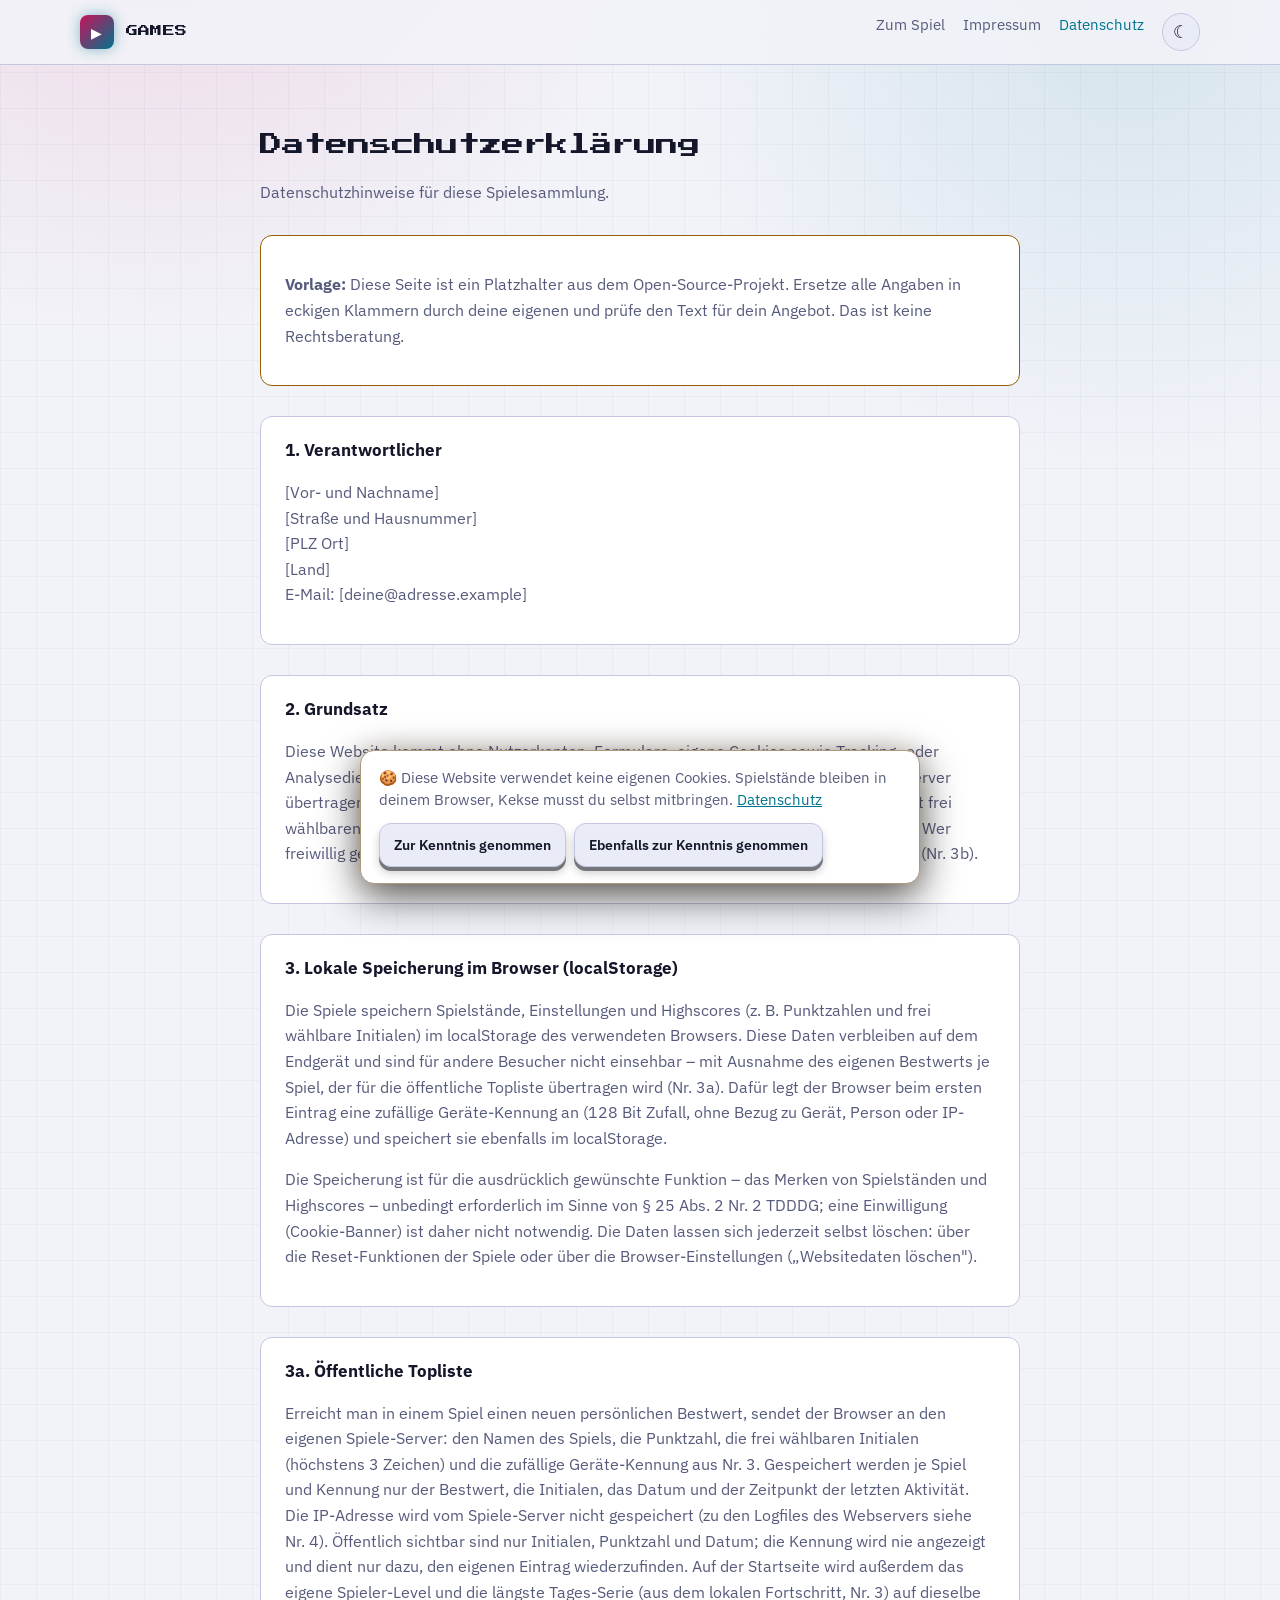
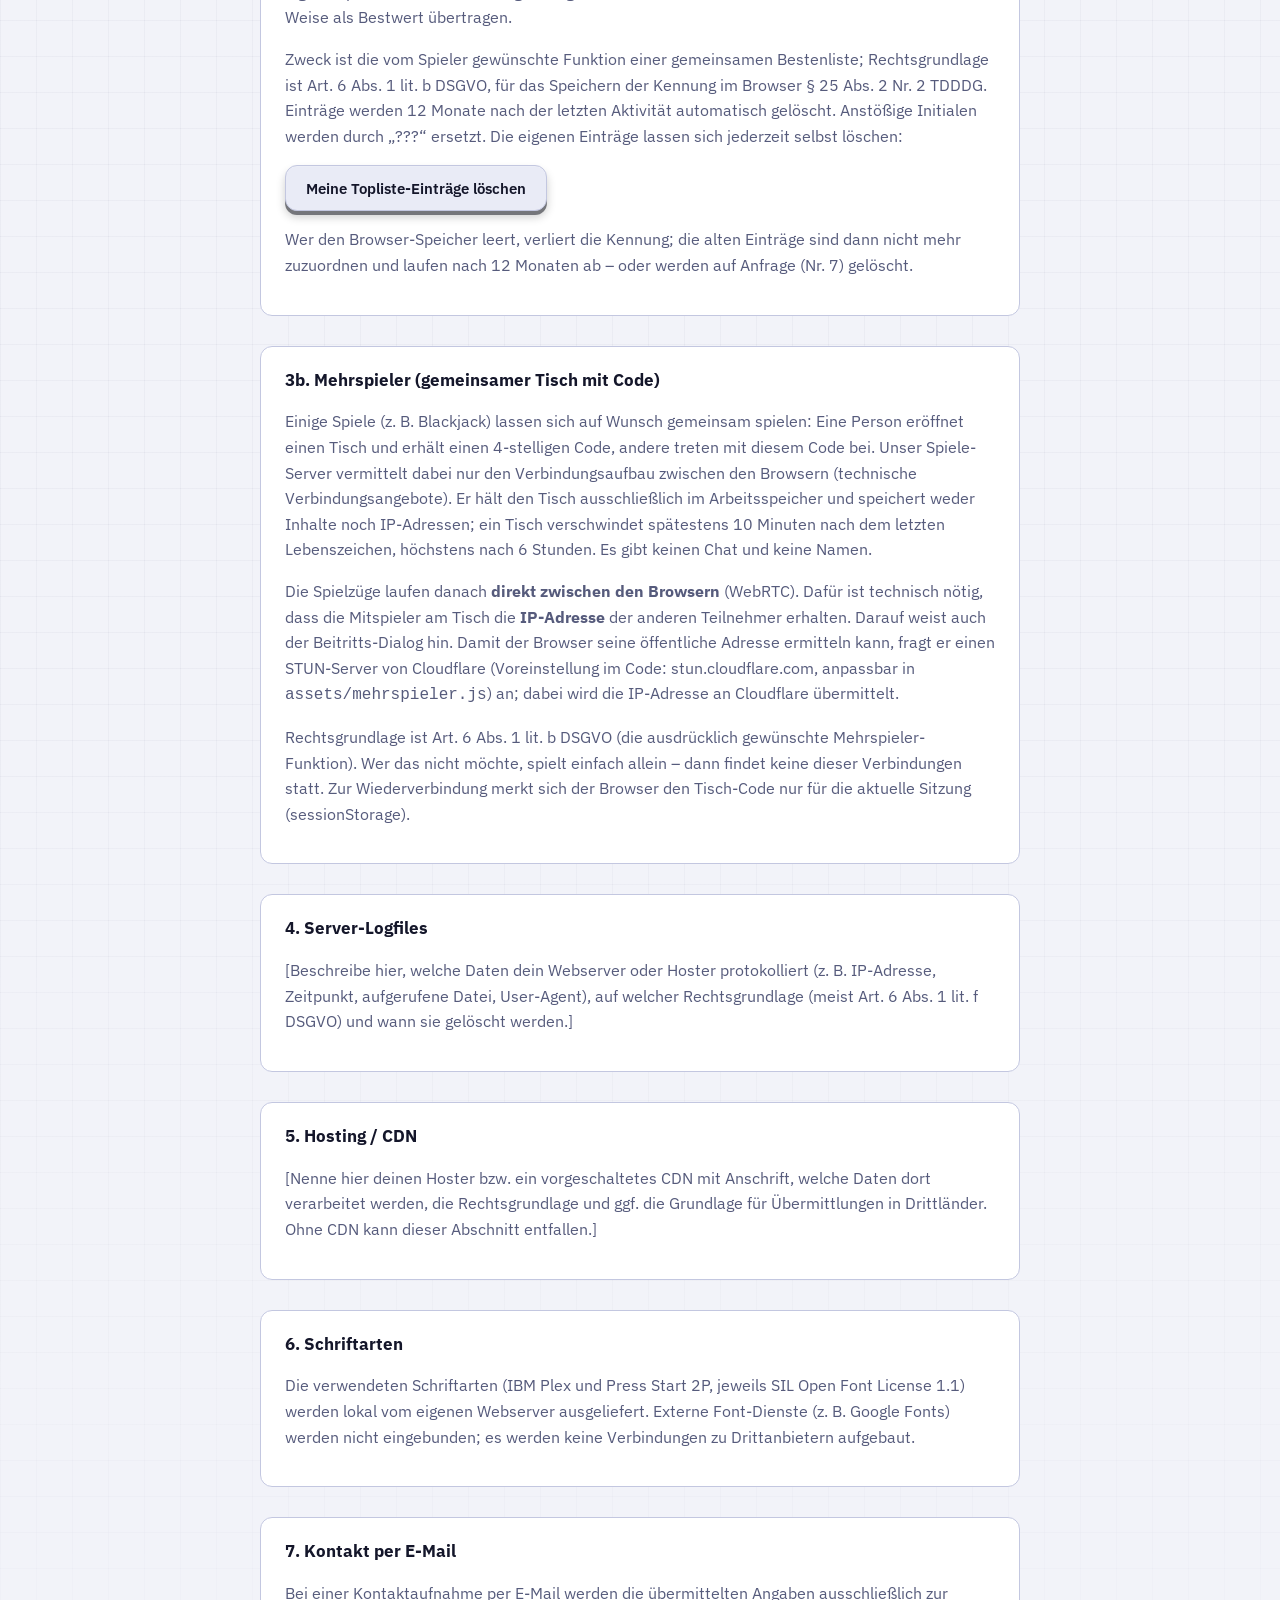
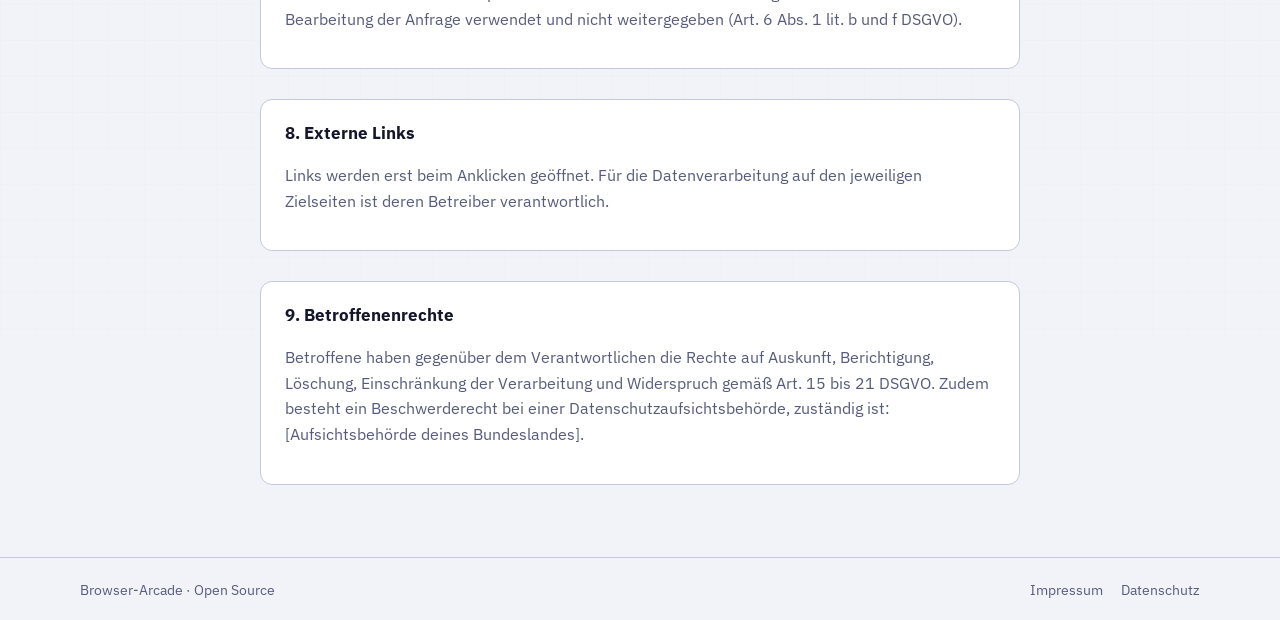
<file: datenschutz.html>
<!doctype html>
<html lang="de">
  <head>
    <meta charset="utf-8" />
    <meta name="viewport" content="width=device-width,initial-scale=1" />
    <meta name="theme-color" content="#07070f" media="(prefers-color-scheme: dark)" />
    <meta name="theme-color" content="#f2f3f9" media="(prefers-color-scheme: light)" />
    <link rel="icon" href="favicon.svg" type="image/svg+xml" />
    <script src="assets/thema.js?v=20261024"></script>
    <link rel="stylesheet" href="assets/style.css?v=20261024w" />
    <title>Datenschutz · Browser-Arcade</title>
    <meta property="og:type" content="website" />
    <meta property="og:title" content="Datenschutz · Browser-Arcade" />
    <meta property="og:description" content="Datenschutz (Vorlage)." />
    <meta property="og:locale" content="de_DE" />
  </head>
  <body>
    <div class="raster" aria-hidden="true"></div>
    <a class="skip-link" href="#main">Zum Inhalt springen</a>

    <header class="kopf">
      <nav class="container nav" aria-label="Hauptnavigation">
        <a class="marke" href="index.html"><span class="logo">▶</span>GAMES</a>
        <div class="nav-links">
          <a href="./">Zum Spiel</a>
          <a href="impressum.html">Impressum</a>
          <a href="datenschutz.html" aria-current="page">Datenschutz</a>
        </div>
      </nav>
    </header>

    <main id="main" class="container rechtlich">
      <h1>Datenschutzerklärung</h1>
      <p class="intro">Datenschutzhinweise für diese Spielesammlung.</p>
      <div class="rechts-block" style="border-color: var(--gold)">
        <p>
          <strong>Vorlage:</strong> Diese Seite ist ein Platzhalter aus dem Open-Source-Projekt.
          Ersetze alle Angaben in eckigen Klammern durch deine eigenen und prüfe den Text für dein
          Angebot. Das ist keine Rechtsberatung.
        </p>
      </div>

      <div class="rechts-block">
        <h2>1. Verantwortlicher</h2>
        <p>
          [Vor- und Nachname]<br />[Straße und Hausnummer]<br />[PLZ Ort]<br />[Land]<br />E-Mail:
          [deine@adresse.example]
        </p>
      </div>

      <div class="rechts-block">
        <h2>2. Grundsatz</h2>
        <p>
          Diese Website kommt ohne Nutzerkonten, Formulare, eigene Cookies sowie Tracking- oder
          Analysedienste aus. Spielstände und Einstellungen bleiben im Browser (Nr.&nbsp;3). An den
          Server übertragen wird nur der eigene Bestwert je Spiel für die öffentliche Topliste
          (Nr.&nbsp;3a) – mit frei wählbaren Initialen und einer zufälligen Geräte-Kennung, ohne
          IP-Adresse oder Namen. Wer freiwillig gemeinsam an einem Tisch spielt, nutzt zusätzlich
          die Mehrspieler-Vermittlung (Nr.&nbsp;3b).
        </p>
      </div>

      <div class="rechts-block">
        <h2>3. Lokale Speicherung im Browser (localStorage)</h2>
        <p>
          Die Spiele speichern Spielstände, Einstellungen und Highscores (z.&nbsp;B. Punktzahlen und
          frei wählbare Initialen) im localStorage des verwendeten Browsers. Diese Daten verbleiben
          auf dem Endgerät und sind für andere Besucher nicht einsehbar – mit Ausnahme des eigenen
          Bestwerts je Spiel, der für die öffentliche Topliste übertragen wird (Nr.&nbsp;3a). Dafür
          legt der Browser beim ersten Eintrag eine zufällige Geräte-Kennung an (128 Bit Zufall,
          ohne Bezug zu Gerät, Person oder IP-Adresse) und speichert sie ebenfalls im localStorage.
        </p>
        <p>
          Die Speicherung ist für die ausdrücklich gewünschte Funktion – das Merken von Spielständen
          und Highscores – unbedingt erforderlich im Sinne von § 25 Abs. 2 Nr. 2 TDDDG; eine
          Einwilligung (Cookie-Banner) ist daher nicht notwendig. Die Daten lassen sich jederzeit
          selbst löschen: über die Reset-Funktionen der Spiele oder über die Browser-Einstellungen
          („Websitedaten löschen").
        </p>
      </div>

      <div class="rechts-block" id="topliste">
        <h2>3a. Öffentliche Topliste</h2>
        <p>
          Erreicht man in einem Spiel einen neuen persönlichen Bestwert, sendet der Browser an den
          eigenen Spiele-Server: den Namen des Spiels, die Punktzahl, die frei wählbaren Initialen
          (höchstens 3 Zeichen) und die zufällige Geräte-Kennung aus Nr.&nbsp;3. Gespeichert werden
          je Spiel und Kennung nur der Bestwert, die Initialen, das Datum und der Zeitpunkt der
          letzten Aktivität. Die IP-Adresse wird vom Spiele-Server nicht gespeichert (zu den
          Logfiles des Webservers siehe Nr.&nbsp;4). Öffentlich sichtbar sind nur Initialen,
          Punktzahl und Datum; die Kennung wird nie angezeigt und dient nur dazu, den eigenen
          Eintrag wiederzufinden. Auf der Startseite wird außerdem das eigene Spieler-Level und die
          längste Tages-Serie (aus dem lokalen Fortschritt, Nr.&nbsp;3) auf dieselbe Weise als
          Bestwert übertragen.
        </p>
        <p>
          Zweck ist die vom Spieler gewünschte Funktion einer gemeinsamen Bestenliste;
          Rechtsgrundlage ist Art.&nbsp;6 Abs.&nbsp;1 lit.&nbsp;b DSGVO, für das Speichern der
          Kennung im Browser § 25 Abs. 2 Nr. 2 TDDDG. Einträge werden 12&nbsp;Monate nach der
          letzten Aktivität automatisch gelöscht. Anstößige Initialen werden durch „???“ ersetzt.
          Die eigenen Einträge lassen sich jederzeit selbst löschen:
        </p>
        <p class="loesch-zeile">
          <button type="button" class="knopf" data-topliste-loeschen="#loesch-meldung">
            Meine Topliste-Einträge löschen
          </button>
          <span id="loesch-meldung" role="status"></span>
        </p>
        <p>
          Wer den Browser-Speicher leert, verliert die Kennung; die alten Einträge sind dann nicht
          mehr zuzuordnen und laufen nach 12&nbsp;Monaten ab – oder werden auf Anfrage (Nr.&nbsp;7)
          gelöscht.
        </p>
      </div>

      <div class="rechts-block" id="mehrspieler">
        <h2>3b. Mehrspieler (gemeinsamer Tisch mit Code)</h2>
        <p>
          Einige Spiele (z.&nbsp;B. Blackjack) lassen sich auf Wunsch gemeinsam spielen: Eine Person
          eröffnet einen Tisch und erhält einen 4-stelligen Code, andere treten mit diesem Code bei.
          Unser Spiele-Server vermittelt dabei nur den Verbindungsaufbau zwischen den Browsern
          (technische Verbindungsangebote). Er hält den Tisch ausschließlich im Arbeitsspeicher und
          speichert weder Inhalte noch IP-Adressen; ein Tisch verschwindet spätestens
          10&nbsp;Minuten nach dem letzten Lebenszeichen, höchstens nach 6&nbsp;Stunden. Es gibt
          keinen Chat und keine Namen.
        </p>
        <p>
          Die Spielzüge laufen danach <strong>direkt zwischen den Browsern</strong> (WebRTC). Dafür
          ist technisch nötig, dass die Mitspieler am Tisch die <strong>IP-Adresse</strong> der
          anderen Teilnehmer erhalten. Darauf weist auch der Beitritts-Dialog hin. Damit der Browser
          seine öffentliche Adresse ermitteln kann, fragt er einen STUN-Server von Cloudflare
          (Voreinstellung im Code: stun.cloudflare.com, anpassbar in
          <code>assets/mehrspieler.js</code>) an; dabei wird die IP-Adresse an Cloudflare
          übermittelt.
        </p>
        <p>
          Rechtsgrundlage ist Art.&nbsp;6 Abs.&nbsp;1 lit.&nbsp;b DSGVO (die ausdrücklich gewünschte
          Mehrspieler-Funktion). Wer das nicht möchte, spielt einfach allein – dann findet keine
          dieser Verbindungen statt. Zur Wiederverbindung merkt sich der Browser den Tisch-Code nur
          für die aktuelle Sitzung (sessionStorage).
        </p>
      </div>

      <div class="rechts-block">
        <h2>4. Server-Logfiles</h2>
        <p>
          [Beschreibe hier, welche Daten dein Webserver oder Hoster protokolliert (z.&nbsp;B.
          IP-Adresse, Zeitpunkt, aufgerufene Datei, User-Agent), auf welcher Rechtsgrundlage (meist
          Art.&nbsp;6 Abs.&nbsp;1 lit.&nbsp;f DSGVO) und wann sie gelöscht werden.]
        </p>
      </div>

      <div class="rechts-block">
        <h2>5. Hosting / CDN</h2>
        <p>
          [Nenne hier deinen Hoster bzw. ein vorgeschaltetes CDN mit Anschrift, welche Daten dort
          verarbeitet werden, die Rechtsgrundlage und ggf. die Grundlage für Übermittlungen in
          Drittländer. Ohne CDN kann dieser Abschnitt entfallen.]
        </p>
      </div>

      <div class="rechts-block">
        <h2>6. Schriftarten</h2>
        <p>
          Die verwendeten Schriftarten (IBM Plex und Press Start 2P, jeweils SIL Open Font License
          1.1) werden lokal vom eigenen Webserver ausgeliefert. Externe Font-Dienste (z.&nbsp;B.
          Google Fonts) werden nicht eingebunden; es werden keine Verbindungen zu Drittanbietern
          aufgebaut.
        </p>
      </div>

      <div class="rechts-block">
        <h2>7. Kontakt per E-Mail</h2>
        <p>
          Bei einer Kontaktaufnahme per E-Mail werden die übermittelten Angaben ausschließlich zur
          Bearbeitung der Anfrage verwendet und nicht weitergegeben (Art. 6 Abs. 1 lit. b und f
          DSGVO).
        </p>
      </div>

      <div class="rechts-block">
        <h2>8. Externe Links</h2>
        <p>
          Links werden erst beim Anklicken geöffnet. Für die Datenverarbeitung auf den jeweiligen
          Zielseiten ist deren Betreiber verantwortlich.
        </p>
      </div>

      <div class="rechts-block">
        <h2>9. Betroffenenrechte</h2>
        <p>
          Betroffene haben gegenüber dem Verantwortlichen die Rechte auf Auskunft, Berichtigung,
          Löschung, Einschränkung der Verarbeitung und Widerspruch gemäß Art. 15 bis 21 DSGVO. Zudem
          besteht ein Beschwerderecht bei einer Datenschutzaufsichtsbehörde, zuständig ist:
          [Aufsichtsbehörde deines Bundeslandes].
        </p>
      </div>
    </main>

    <footer class="fuss">
      <div class="container fuss-in">
        <span>Browser-Arcade · Open Source</span>
        <nav aria-label="Rechtliches">
          <a href="impressum.html">Impressum</a>
          <a href="datenschutz.html">Datenschutz</a>
        </nav>
      </div>
    </footer>
    <script type="module" src="assets/keks.js"></script>
    <script type="module" src="assets/bestenliste.js?v=20261023"></script>
  </body>
</html>
</file>
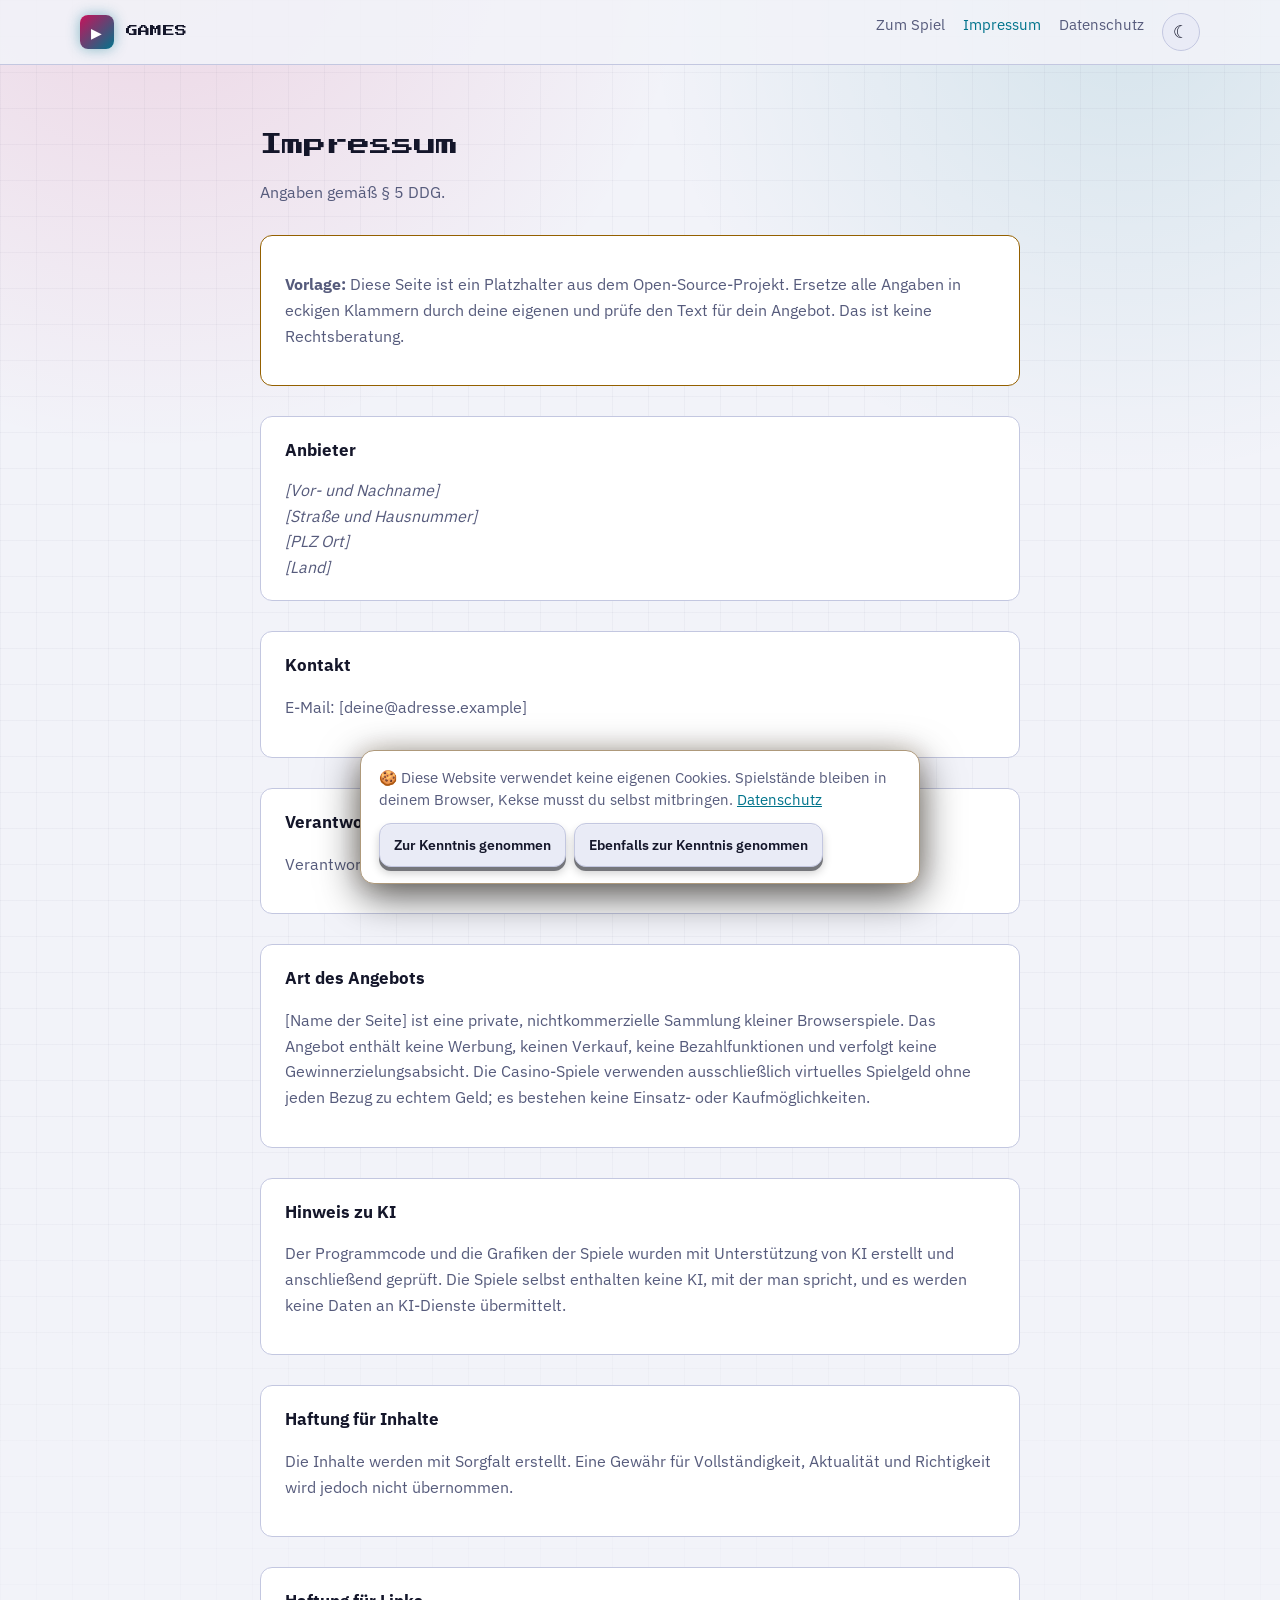
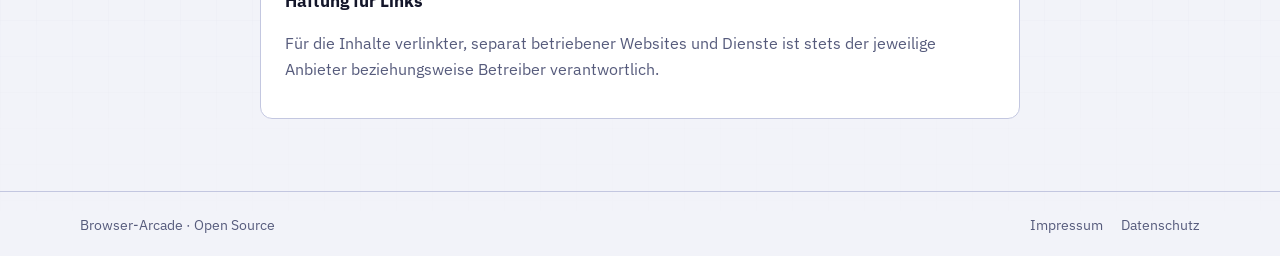
<file: impressum.html>
<!doctype html>
<html lang="de">
  <head>
    <meta charset="utf-8" />
    <meta name="viewport" content="width=device-width,initial-scale=1" />
    <meta name="theme-color" content="#07070f" media="(prefers-color-scheme: dark)" />
    <meta name="theme-color" content="#f2f3f9" media="(prefers-color-scheme: light)" />
    <link rel="icon" href="favicon.svg" type="image/svg+xml" />
    <script src="assets/thema.js?v=20261024"></script>
    <link rel="stylesheet" href="assets/style.css?v=20261024w" />
    <title>Impressum · Browser-Arcade</title>
    <meta property="og:type" content="website" />
    <meta property="og:title" content="Impressum · Browser-Arcade" />
    <meta property="og:description" content="Impressum (Vorlage)." />
    <meta property="og:locale" content="de_DE" />
  </head>
  <body>
    <div class="raster" aria-hidden="true"></div>
    <a class="skip-link" href="#main">Zum Inhalt springen</a>

    <header class="kopf">
      <nav class="container nav" aria-label="Hauptnavigation">
        <a class="marke" href="index.html"><span class="logo">▶</span>GAMES</a>
        <div class="nav-links">
          <a href="./">Zum Spiel</a>
          <a href="impressum.html" aria-current="page">Impressum</a>
          <a href="datenschutz.html">Datenschutz</a>
        </div>
      </nav>
    </header>

    <main id="main" class="container rechtlich">
      <h1>Impressum</h1>
      <p class="intro">Angaben gemäß § 5 DDG.</p>
      <div class="rechts-block" style="border-color: var(--gold)">
        <p>
          <strong>Vorlage:</strong> Diese Seite ist ein Platzhalter aus dem Open-Source-Projekt.
          Ersetze alle Angaben in eckigen Klammern durch deine eigenen und prüfe den Text für dein
          Angebot. Das ist keine Rechtsberatung.
        </p>
      </div>

      <div class="rechts-block">
        <h2>Anbieter</h2>
        <address>
          [Vor- und Nachname]<br />[Straße und Hausnummer]<br />[PLZ Ort]<br />[Land]
        </address>
      </div>

      <div class="rechts-block">
        <h2>Kontakt</h2>
        <p>E-Mail: [deine@adresse.example]</p>
      </div>

      <div class="rechts-block">
        <h2>Verantwortlich für Inhalte</h2>
        <p>Verantwortlich für den Inhalt nach § 18 Abs. 2 MStV: [Name], Anschrift wie oben.</p>
      </div>

      <div class="rechts-block">
        <h2>Art des Angebots</h2>
        <p>
          [Name der Seite] ist eine private, nichtkommerzielle Sammlung kleiner Browserspiele. Das
          Angebot enthält keine Werbung, keinen Verkauf, keine Bezahlfunktionen und verfolgt keine
          Gewinnerzielungsabsicht. Die Casino-Spiele verwenden ausschließlich virtuelles Spielgeld
          ohne jeden Bezug zu echtem Geld; es bestehen keine Einsatz- oder Kaufmöglichkeiten.
        </p>
      </div>

      <div class="rechts-block">
        <h2>Hinweis zu KI</h2>
        <p>
          Der Programmcode und die Grafiken der Spiele wurden mit Unterstützung von KI erstellt und
          anschließend geprüft. Die Spiele selbst enthalten keine KI, mit der man spricht, und es
          werden keine Daten an KI-Dienste übermittelt.
        </p>
      </div>

      <div class="rechts-block">
        <h2>Haftung für Inhalte</h2>
        <p>
          Die Inhalte werden mit Sorgfalt erstellt. Eine Gewähr für Vollständigkeit, Aktualität und
          Richtigkeit wird jedoch nicht übernommen.
        </p>
      </div>

      <div class="rechts-block">
        <h2>Haftung für Links</h2>
        <p>
          Für die Inhalte verlinkter, separat betriebener Websites und Dienste ist stets der
          jeweilige Anbieter beziehungsweise Betreiber verantwortlich.
        </p>
      </div>
    </main>

    <footer class="fuss">
      <div class="container fuss-in">
        <span>Browser-Arcade · Open Source</span>
        <nav aria-label="Rechtliches">
          <a href="impressum.html">Impressum</a>
          <a href="datenschutz.html">Datenschutz</a>
        </nav>
      </div>
    </footer>
    <script type="module" src="assets/keks.js"></script>
  </body>
</html>
</file>
<file: assets/style.css>
/* ============================================================
   Browser-Arcade · Design-System
   ------------------------------------------------------------
   Dieses Stylesheet teilen sich ALLE Seiten (Hub + jedes Spiel).
   Aufbau:
     1. Schriften (lokal gehostet, keine externen Dienste)
     2. Design-Tokens (CSS-Variablen = zentrale Stellschrauben)
     3. Grundlayout (Body, Hintergrund, Container)
     4. Kopfzeile / Fußzeile
     5. Hub: Spiel-Karten-Raster
     6. Spielseiten: Kopf, HUD, Spielfläche
     7. Bausteine: Knöpfe, Dialoge, Topliste, Badges
     8. Animationen & Übergänge
     9. Barrierefreiheit (reduzierte Bewegung)
    10. Gewinnfeier (eskalierende Gewinn-Animationen der Slots)
    11. Risiko (Leiter und Rot/Schwarz, assets/risiko.js)
   ============================================================ */

/* ---------- 1. Schriften ------------------------------------
   @font-face lädt die Schriftdateien vom EIGENEN Server.
   font-display:swap = Text sofort mit Ersatzschrift anzeigen,
   bis die richtige Schrift geladen ist (kein "unsichtbarer Text"). */
@font-face {
  font-family: "Press Start 2P";
  font-style: normal;
  font-weight: 400;
  font-display: swap;
  src: url("fonts/press-start-2p-latin-400-normal.woff2") format("woff2");
}
@font-face {
  font-family: "IBM Plex Sans";
  font-style: normal;
  font-weight: 400;
  font-display: swap;
  src: url("fonts/ibm-plex-sans-latin-400-normal.woff2") format("woff2");
}
@font-face {
  font-family: "IBM Plex Sans";
  font-style: normal;
  font-weight: 600;
  font-display: swap;
  src: url("fonts/ibm-plex-sans-latin-600-normal.woff2") format("woff2");
}
@font-face {
  font-family: "IBM Plex Sans";
  font-style: normal;
  font-weight: 700;
  font-display: swap;
  src: url("fonts/ibm-plex-sans-latin-700-normal.woff2") format("woff2");
}
@font-face {
  font-family: "IBM Plex Mono";
  font-style: normal;
  font-weight: 400;
  font-display: swap;
  src: url("fonts/ibm-plex-mono-latin-400-normal.woff2") format("woff2");
}

/* ---------- 2. Design-Tokens ---------------------------------
   Alle Farben/Abstände an EINER Stelle. Ändert man hier etwas,
   zieht es sich durch die komplette Seite. var(--name) greift
   überall darauf zu. */
:root {
  /* Flächen */
  --bg: #07070f; /* Seitenhintergrund (fast schwarz, leicht blau) */
  --panel: #111124; /* Karten & Panels */
  --panel2: #181834; /* hellere Panel-Variante (Hover, HUD) */
  --line: #2b2b52; /* Rahmenlinien */

  /* Text */
  --txt: #eef0ff; /* Haupttext */
  --mut: #9aa0c6; /* gedämpfter Text */

  /* Neon-Akzente – jede Spielkategorie hat ihre Farbe */
  --pink: #ff2d78; /* Arcade/Action */
  --cyan: #00e5ff; /* Puzzle */
  --lime: #9dff00; /* Wörter */
  --gold: #ffc84d; /* Glück & Zahlen / Casino */
  --violet: #b28dff; /* Bald verfügbar */

  /* Schrift-Stapel */
  --pixel: "Press Start 2P", monospace; /* Überschriften, Scores */
  --sans: "IBM Plex Sans", system-ui, sans-serif; /* Fließtext */
  --mono: "IBM Plex Mono", monospace; /* Zahlen, Tastatur-Hinweise */

  /* Bewegung – zentrale Timing-Werte für ruhige, einheitliche Übergänge */
  --schnell: 0.18s cubic-bezier(0.4, 0, 0.2, 1);
  --weich: 0.3s cubic-bezier(0.33, 1, 0.68, 1);

  /* Akzentfarbe der aktuellen Seite – Spielseiten überschreiben
     diese Variable per style="--ak:var(--cyan)" am <body>. */
  --ak: var(--cyan);
}

* {
  box-sizing: border-box;
}
html {
  scroll-behavior: smooth;
  -webkit-text-size-adjust: 100%;
  text-size-adjust: 100%;
}
/* lesbar */
@media (max-width: 600px) {
  html {
    font-size: 112.5%;
  }
}

/* ---------- 3. Grundlayout ----------------------------------- */
body {
  margin: 0;
  min-width: 320px;
  min-height: 100svh;
  color: var(--txt);
  font: 1rem/1.6 var(--sans);
  background:
    /* zwei weiche Farb-Glows oben links/rechts … */
    radial-gradient(
      circle at 12% -5%,
      color-mix(in srgb, var(--pink) 14%, transparent),
      transparent 34rem
    ),
    radial-gradient(
      circle at 88% 0%,
      color-mix(in srgb, var(--cyan) 12%, transparent),
      transparent 30rem
    ),
    var(--bg);
  /* Einblendung beim Seitenwechsel (Definition unter Punkt 8) */
  animation: seite-rein 0.45s cubic-bezier(0.33, 1, 0.68, 1) both;
}

/* Dezentes Pixel-Raster über der ganzen Seite. position:fixed +
   pointer-events:none = liegt drüber, stört aber keine Klicks. */
.raster {
  position: fixed;
  inset: 0;
  z-index: -1;
  pointer-events: none;
  background-image:
    linear-gradient(#ffffff07 1px, transparent 1px),
    linear-gradient(90deg, #ffffff07 1px, transparent 1px);
  background-size: 36px 36px;
  mask-image: linear-gradient(#000 60%, transparent);
}

a {
  color: inherit;
}
.container {
  width: min(1120px, calc(100% - 40px));
  margin: auto;
}

/* Sprungmarke für Tastatur-Nutzer: unsichtbar, bis sie Fokus bekommt */
.skip-link {
  position: absolute;
  left: -999px;
  top: 8px;
  background: var(--panel);
  padding: 8px 14px;
  border-radius: 8px;
  z-index: 99;
}
.skip-link:focus {
  left: 8px;
}

/* ---------- 4. Kopfzeile / Fußzeile -------------------------- */
.kopf {
  position: sticky;
  top: 0;
  z-index: 10;
  border-bottom: 1px solid var(--line);
  background: color-mix(in srgb, var(--bg) 82%, transparent);
  backdrop-filter: blur(14px); /* "Milchglas"-Effekt beim Scrollen */
}
.nav {
  min-height: 64px;
  display: flex;
  align-items: center;
  justify-content: space-between;
  gap: 20px;
}
.marke {
  display: flex;
  align-items: center;
  gap: 12px;
  text-decoration: none;
  font-family: var(--pixel);
  font-size: 0.75rem;
  letter-spacing: 0.02em;
}
.marke .logo {
  display: grid;
  place-items: center;
  width: 34px;
  height: 34px;
  border-radius: 8px;
  background: linear-gradient(135deg, var(--pink), var(--cyan));
  color: #05050c;
  font-size: 0.9rem;
  box-shadow: 0 0 14px color-mix(in srgb, var(--cyan) 45%, transparent);
}
.nav-links {
  display: flex;
  flex-wrap: wrap;
  gap: 8px 18px;
  font-size: 0.92rem;
}
.nav-links a {
  color: var(--mut);
  text-decoration: none;
  transition: color var(--schnell);
}
.nav-links a:hover,
.nav-links a[aria-current="page"] {
  color: var(--ak);
}

.fuss {
  border-top: 1px solid var(--line);
  margin-top: 72px;
}
.fuss-in {
  min-height: 64px;
  display: flex;
  flex-wrap: wrap;
  align-items: center;
  justify-content: space-between;
  gap: 10px 20px;
  font-size: 0.9rem;
  color: var(--mut);
}
.fuss a {
  color: var(--mut);
  text-decoration: none;
  transition: color var(--schnell);
}
.fuss a:hover {
  color: var(--ak);
}
.fuss nav {
  display: flex;
  gap: 18px;
}

/* ---------- 5. Hub: Hero + Karten-Raster ---------------------- */
.hero {
  padding: 72px 0 40px;
  text-align: center;
}
.hero .zeile {
  color: var(--ak);
  font-family: var(--pixel);
  font-size: 0.75rem;
  letter-spacing: 0.14em;
  text-transform: uppercase;
}
.hero h1 {
  margin: 18px 0 0;
  font-family: var(--pixel);
  font-weight: 400;
  font-size: clamp(1.4rem, 5vw, 2.6rem);
  line-height: 1.45;
  text-shadow: 0 0 22px color-mix(in srgb, var(--ak) 55%, transparent);
}
.hero .intro {
  max-width: 620px;
  margin: 20px auto 0;
  color: var(--mut);
  font-size: 1.08rem;
}

.kategorie {
  padding: 34px 0 10px;
}
.kategorie h2 {
  display: flex;
  align-items: center;
  gap: 12px;
  font-family: var(--pixel);
  font-weight: 400;
  font-size: 0.9rem;
  letter-spacing: 0.04em;
  color: var(--kat, var(--txt));
}
/* kleine Leucht-Raute vor jeder Kategorie-Überschrift */
.kategorie h2::before {
  content: "";
  width: 10px;
  height: 10px;
  rotate: 45deg;
  flex: none;
  background: var(--kat, var(--txt));
  box-shadow: 0 0 10px var(--kat, var(--txt));
}

.raster-karten {
  display: grid;
  gap: 18px;
  margin-top: 18px;
  grid-template-columns: repeat(auto-fill, minmax(250px, 1fr));
}

/* Spiel-Karte: <a class="karte" style="--kat:var(--pink)"> …
   --kat steuert Rahmen-, Glow- und Icon-Farbe der Karte. */
.karte {
  position: relative;
  display: flex;
  flex-direction: column;
  gap: 12px;
  padding: 20px;
  border-radius: 14px;
  text-decoration: none;
  background: linear-gradient(180deg, var(--panel2), var(--panel));
  border: 1px solid color-mix(in srgb, var(--kat, var(--line)) 35%, var(--line));
  transition:
    transform var(--weich),
    box-shadow var(--weich),
    border-color var(--weich);
}
.karte:hover,
.karte:focus-visible {
  transform: translateY(-5px);
  border-color: var(--kat);
  box-shadow:
    0 10px 32px #00000066,
    0 0 24px color-mix(in srgb, var(--kat) 28%, transparent);
}
/* Icon wackelt beim Hover kurz – Keyframes unter Punkt 8 */
.karte:hover .karte-icon {
  animation: wackeln 0.5s ease;
}
.karte-icon {
  width: 46px;
  height: 46px;
  color: var(--kat);
}
.karte-icon svg {
  width: 100%;
  height: 100%;
  display: block;
}
.karte h3 {
  margin: 0;
  font-family: var(--pixel);
  font-weight: 400;
  font-size: 0.82rem;
  line-height: 1.5;
  color: var(--txt);
}
.karte p {
  margin: 0;
  color: var(--mut);
  font-size: 0.92rem;
  flex: 1;
}
.karte .meta {
  display: flex;
  align-items: center;
  justify-content: space-between;
  font-size: 0.8rem;
  color: var(--mut);
}
.karte .meta .los {
  color: var(--kat);
  font-weight: 600;
  transition: transform var(--schnell);
}
.karte:hover .meta .los {
  transform: translateX(4px);
}

/* "Bald"-Karten: gleiche Optik, aber nicht klickbar + ausgegraut */
.karte.bald {
  opacity: 0.55;
  pointer-events: none;
}
.karte .badge {
  position: absolute;
  top: 14px;
  right: 14px;
  font-family: var(--pixel);
  font-size: 0.75rem;
  padding: 5px 8px;
  border-radius: 6px;
  color: var(--kat);
  border: 1px solid color-mix(in srgb, var(--kat) 50%, transparent);
}

.hinweis {
  margin-top: 56px;
  padding: 16px 20px;
  border-radius: 12px;
  font-size: 0.92rem;
  color: var(--mut);
  background: var(--panel);
  border: 1px solid var(--line);
}
.hinweis strong {
  color: var(--txt);
}

/* ---------- 6. Spielseiten ------------------------------------ */
.spiel-kopf {
  padding: 40px 0 8px;
  display: flex;
  flex-wrap: wrap;
  align-items: end;
  justify-content: space-between;
  gap: 16px;
}
.spiel-kopf h1 {
  margin: 0;
  font-family: var(--pixel);
  font-weight: 400;
  font-size: clamp(1.1rem, 4vw, 1.7rem);
  line-height: 1.4;
  color: var(--ak);
  text-shadow: 0 0 18px color-mix(in srgb, var(--ak) 50%, transparent);
}
.spiel-kopf .unterzeile {
  margin: 8px 0 0;
  color: var(--mut);
}

/* HUD = Anzeigen über dem Spielfeld (Punkte, Rekord, Züge …) */
.hud {
  display: flex;
  flex-wrap: wrap;
  gap: 12px;
  margin: 18px 0;
}
.hud-feld {
  min-width: 108px;
  padding: 10px 16px;
  border-radius: 12px;
  text-align: center;
  background: var(--panel);
  border: 1px solid var(--line);
}
.hud-feld .label {
  font-size: 0.75rem;
  letter-spacing: 0.1em;
  text-transform: uppercase;
  color: var(--mut);
}
.hud-feld .wert {
  font-family: var(--pixel);
  font-size: 1rem;
  margin-top: 6px;
  color: var(--ak);
}

/* Rahmen um die eigentliche Spielfläche (Canvas oder Grid) */
.buehne {
  position: relative;
  margin: 10px 0 26px;
  padding: 16px;
  border-radius: 16px;
  background: var(--panel);
  border: 1px solid var(--line);
  box-shadow:
    inset 0 0 40px #00000055,
    0 0 36px color-mix(in srgb, var(--ak) 10%, transparent);
}
.buehne canvas {
  display: block;
  width: 100%;
  height: auto;
  border-radius: 8px;
  image-rendering: pixelated;
}

/* Steuerungs-Hinweise unter dem Spielfeld */
.steuerung {
  color: var(--mut);
  font-size: 0.9rem;
}
.steuerung kbd {
  font-family: var(--mono);
  font-size: 0.82rem;
  color: var(--txt);
  background: var(--panel2);
  border: 1px solid var(--line);
  border-bottom-width: 2px;
  border-radius: 6px;
  padding: 2px 7px;
}

/* Abschnitt "Wie funktioniert der Code?" auf jeder Spielseite */
.lernbox {
  margin: 40px 0;
}
.lernbox details {
  background: var(--panel);
  border: 1px solid var(--line);
  border-radius: 12px;
  padding: 4px 20px;
  transition: border-color var(--schnell);
}
.lernbox details[open] {
  border-color: color-mix(in srgb, var(--ak) 45%, var(--line));
}
.lernbox summary {
  cursor: pointer;
  padding: 12px 0;
  font-weight: 600;
  color: var(--ak);
}
.lernbox p,
.lernbox li {
  color: var(--mut);
  font-size: 0.95rem;
}
.lernbox code {
  font-family: var(--mono);
  font-size: 0.85em;
  color: var(--txt);
  background: var(--panel2);
  padding: 1px 6px;
  border-radius: 5px;
}

/* ---------- 7. Bausteine -------------------------------------- */
.knopf {
  display: inline-block;
  padding: 12px 20px;
  border-radius: 12px;
  cursor: pointer;
  font: 600 0.95rem var(--sans);
  text-decoration: none;
  color: var(--txt);
  background: var(--panel2);
  border: 1px solid var(--line);
  transition:
    transform var(--schnell),
    box-shadow var(--schnell),
    border-color var(--schnell);
}
.knopf:hover {
  transform: translateY(-2px);
  border-color: var(--ak);
}
.knopf:active {
  transform: translateY(0) scale(0.97);
} /* kurzes "Eindrücken" */
.knopf.primaer {
  border: 0;
  color: #05050c;
  background: linear-gradient(135deg, var(--ak), color-mix(in srgb, var(--ak) 55%, #fff));
}
.knopf.primaer:hover {
  box-shadow: 0 0 22px color-mix(in srgb, var(--ak) 50%, transparent);
}
.knopf:disabled {
  opacity: 0.45;
  cursor: not-allowed;
  transform: none;
}

/* Gestaltete Tasten: Kante unten, beim Drücken sinkt die Taste ein */
.knopf {
  box-shadow:
    0 4px 0 color-mix(in srgb, var(--panel2) 50%, #000),
    0 6px 10px #0003,
    inset 0 1px 0 #ffffff24;
}
.knopf:hover {
  transform: translateY(-1px);
}
.knopf:active {
  transform: translateY(3px);
  box-shadow:
    0 1px 0 color-mix(in srgb, var(--panel2) 50%, #000),
    inset 0 2px 4px #0003;
}
.knopf.primaer {
  box-shadow:
    0 4px 0 color-mix(in srgb, var(--ak) 45%, #000),
    0 6px 12px #0004,
    inset 0 1px 0 #fff9;
}
.knopf.primaer:hover {
  box-shadow:
    0 4px 0 color-mix(in srgb, var(--ak) 45%, #000),
    0 0 22px color-mix(in srgb, var(--ak) 50%, transparent),
    inset 0 1px 0 #fff9;
}
.knopf.primaer:active {
  box-shadow:
    0 1px 0 color-mix(in srgb, var(--ak) 45%, #000),
    inset 0 2px 4px #0004;
}
.knopf:disabled,
.knopf:disabled:active {
  transform: none;
  box-shadow: none;
}
@media (prefers-reduced-motion: reduce) {
  .knopf:hover,
  .knopf:active {
    transform: none;
  }
}

/* Game-Over-/Info-Dialog (natives <dialog>-Element) */
dialog.spiel-dialog {
  border: 1px solid color-mix(in srgb, var(--ak) 45%, var(--line));
  border-radius: 16px;
  background: var(--panel);
  color: var(--txt);
  padding: 28px;
  max-width: min(92vw, 420px);
  text-align: center;
  box-shadow: 0 0 60px color-mix(in srgb, var(--ak) 25%, transparent);
}
dialog.spiel-dialog::backdrop {
  background: #05050ccc;
  backdrop-filter: blur(3px);
}
dialog.spiel-dialog[open] {
  animation: dialog-rein 0.3s cubic-bezier(0.33, 1, 0.68, 1);
}
dialog.spiel-dialog h2 {
  font-family: var(--pixel);
  font-weight: 400;
  font-size: 1rem;
  color: var(--ak);
  margin: 0 0 14px;
  line-height: 1.5;
}
dialog.spiel-dialog .gross {
  font-family: var(--pixel);
  font-size: 1.6rem;
  margin: 10px 0;
}
dialog.spiel-dialog p {
  color: var(--mut);
}
dialog.spiel-dialog .aktionen {
  display: flex;
  gap: 10px;
  justify-content: center;
  margin-top: 20px;
  flex-wrap: wrap;
}

/* Frisch eingetragener Platz: nur ein dezenter Akzentrahmen, kein Tamtam */
.topliste li.neu {
  border-color: color-mix(in srgb, var(--ak) 55%, var(--line));
}
/* Unaufdringliche "Eingetragen als …"-Zeile im Game-Over-Dialog */
.initialen-zeile {
  color: var(--mut);
  font-size: 0.85rem;
  margin: 2px 0 0;
}
.initialen.klein {
  width: 5ch;
  font-size: 0.8rem;
  padding: 4px 0 4px 0.3em;
  margin-left: 6px;
  letter-spacing: 0.2em;
}

/* Eingabefeld für Arcade-Initialen (3 Zeichen) */
.initialen {
  width: 7ch;
  text-align: center;
  text-transform: uppercase;
  font-family: var(--pixel);
  font-size: 1.2rem;
  letter-spacing: 0.3em;
  color: var(--ak);
  background: var(--panel2);
  border: 1px solid var(--line);
  border-radius: 10px;
  padding: 10px 0 10px 0.3em;
  transition:
    border-color var(--schnell),
    box-shadow var(--schnell);
}
.initialen:focus {
  outline: none;
  border-color: var(--ak);
  box-shadow: 0 0 14px color-mix(in srgb, var(--ak) 35%, transparent);
}

/* Lokale Top-3-Liste */
.topliste {
  margin: 0;
  padding: 0;
  list-style: none;
}
.topliste li {
  display: flex;
  align-items: center;
  gap: 14px;
  padding: 10px 14px;
  border-radius: 10px;
  margin-bottom: 8px;
  background: var(--panel2);
  border: 1px solid var(--line);
  animation: zeile-rein 0.4s cubic-bezier(0.33, 1, 0.68, 1) backwards;
}
/* Einträge erscheinen nacheinander (gestaffelte Verzögerung) */
.topliste li:nth-child(2) {
  animation-delay: 0.08s;
}
.topliste li:nth-child(3) {
  animation-delay: 0.16s;
}
.topliste .platz {
  font-family: var(--pixel);
  font-size: 0.8rem;
  width: 2.2em;
  color: var(--mut);
}
.topliste li:first-child .platz {
  color: var(--gold);
  text-shadow: 0 0 10px color-mix(in srgb, var(--gold) 60%, transparent);
}
.topliste .name {
  font-family: var(--pixel);
  font-size: 0.8rem;
  letter-spacing: 0.15em;
}
.topliste .punkte {
  margin-left: auto;
  font-family: var(--mono);
  color: var(--ak);
}
.topliste .leer {
  color: var(--mut);
  font-size: 0.9rem;
  border-style: dashed;
  justify-content: center;
}

/* Reiter über der Topliste: Weltweit / Dieses Gerät / Höchster Kontostand */
.topliste-reiter {
  display: flex;
  flex-wrap: wrap;
  gap: 6px;
  margin-bottom: 10px;
}
.topliste-reiter button {
  font: inherit;
  font-size: 0.8rem;
  color: var(--mut);
  background: transparent;
  border: 1px solid var(--line);
  border-radius: 999px;
  padding: 4px 12px;
  cursor: pointer;
  transition:
    color var(--schnell),
    border-color var(--schnell);
}
.topliste-reiter button:hover {
  color: var(--txt);
}
.topliste-reiter button[aria-pressed="true"] {
  color: var(--ak);
  border-color: var(--ak);
}
.topliste-reiter button:focus-visible {
  outline: 2px solid var(--ak);
  outline-offset: 2px;
}
/* Eigener Eintrag in der weltweiten Liste */
.topliste li.du .name::after {
  content: " (du)";
  font-family: var(--sans);
  letter-spacing: 0;
  color: var(--mut);
}
.topliste.ruhig li {
  animation: none;
}
.topliste-fuss {
  margin: 2px 0 0;
  min-height: 1.2em;
  font-size: 0.85rem;
  color: var(--mut);
}

.topliste-name {
  display: flex;
  flex-wrap: wrap;
  align-items: center;
  gap: 6px;
  margin: 6px 0 0;
  font-size: 0.85rem;
  color: var(--mut);
}
.topliste-name .initialen.klein {
  margin-left: 0;
}
.topliste-name button {
  font: inherit;
  font-size: 0.8rem;
  padding: 3px 10px;
  border-radius: 6px;
  border: 1px solid var(--line);
  background: transparent;
  color: var(--txt);
  cursor: pointer;
}
.topliste-name button:focus-visible {
  outline: 2px solid var(--ak, var(--cyan));
  outline-offset: 2px;
}
.topliste-name-meldung {
  min-width: 1ch;
}

/* Startseite: weltweite Liste Spieler-Level / längste Serie */
.weltliste {
  margin-top: 22px;
}
#spieler-welt > * {
  max-width: 460px;
}
.weltliste h3 {
  font-size: 0.95rem;
  margin: 0 0 10px;
  color: var(--kat, var(--ak));
}
.loesch-zeile {
  display: flex;
  flex-wrap: wrap;
  align-items: center;
  gap: 10px;
  margin: 12px 0 0;
}

/* Casino-Bausteine: Einsatz-Chips + Wallet-Leiste ------------- */
/* Chip-Knöpfe zum Wählen des Einsatzes (10/25/50/100). Der aktive
   Chip bekommt aria-pressed="true" und leuchtet in der Akzentfarbe. */
.chips {
  display: flex;
  flex-wrap: wrap;
  gap: 10px;
  margin: 14px 0;
}
.chip {
  min-width: 64px;
  padding: 10px 14px;
  border-radius: 999px;
  cursor: pointer;
  font: 600 0.95rem var(--mono);
  color: var(--txt);
  background: var(--panel2);
  border: 2px dashed var(--line);
  transition:
    transform var(--schnell),
    border-color var(--schnell),
    box-shadow var(--schnell);
}
.chip:hover {
  transform: translateY(-2px);
}
.chip[aria-pressed="true"] {
  border-style: solid;
  border-color: var(--ak);
  color: var(--ak);
  box-shadow: 0 0 14px color-mix(in srgb, var(--ak) 35%, transparent);
}
.chip:disabled {
  opacity: 0.4;
  cursor: not-allowed;
  transform: none;
}
/* Gewinn-/Verlust-Einblendung über dem Spielfeld */
.gewinn-anzeige {
  font-family: var(--pixel);
  font-size: 1.1rem;
  text-align: center;
  min-height: 1.6em;
}
.gewinn-anzeige.plus {
  color: var(--lime);
  text-shadow: 0 0 16px color-mix(in srgb, var(--lime) 60%, transparent);
}
.gewinn-anzeige.minus {
  color: var(--pink);
}

/* Rechtstexte (Impressum / Datenschutz) */
.rechtlich {
  padding-top: 48px;
  max-width: 760px;
}
/* Pixelschrift ist sehr breit – Größe an die Bildschirmbreite koppeln
   (clamp) und notfalls Wortumbruch erlauben, sonst sprengt eine lange
   Überschrift wie "Datenschutzerklärung" schmale Handys. */
.rechtlich h1 {
  font-family: var(--pixel);
  font-weight: 400;
  font-size: clamp(0.92rem, 4vw, 1.4rem);
  line-height: 1.6;
  overflow-wrap: anywhere;
}
.rechts-block p,
.rechts-block a {
  overflow-wrap: anywhere;
}
.rechtlich .intro,
.rechts-block p,
.rechts-block address,
.rechts-block li {
  color: var(--mut);
}
.rechts-block {
  margin-top: 30px;
  padding: 20px 24px;
  border-radius: 12px;
  background: var(--panel);
  border: 1px solid var(--line);
}
.rechts-block h2 {
  margin-top: 0;
  font-size: 1.05rem;
}
.rechtlich a {
  color: var(--cyan);
}

/* ---------- 8. Animationen & Übergänge ------------------------ */
/* Sanfter Übergang zwischen Seiten (View-Transitions-API).
   Browser ohne Unterstützung ignorieren die Regel einfach –
   dann greift nur die Einblend-Animation am <body>. */
@view-transition {
  navigation: auto;
}

@keyframes seite-rein {
  from {
    opacity: 0;
    transform: translateY(10px);
  }
  to {
    opacity: 1;
    transform: none;
  }
}
@keyframes dialog-rein {
  from {
    opacity: 0;
    transform: translateY(14px) scale(0.96);
  }
  to {
    opacity: 1;
    transform: none;
  }
}
@keyframes zeile-rein {
  from {
    opacity: 0;
    transform: translateX(-10px);
  }
  to {
    opacity: 1;
    transform: none;
  }
}
@keyframes wackeln {
  25% {
    rotate: -7deg;
  }
  60% {
    rotate: 6deg;
  }
  100% {
    rotate: 0deg;
  }
}
/* Puls für neue Rekorde – Klasse .rekord-puls per JS setzen */
@keyframes rekord {
  0%,
  100% {
    transform: scale(1);
  }
  50% {
    transform: scale(1.12);
  }
}
.rekord-puls {
  animation: rekord 0.5s ease 2;
}
/* Kurzes Aufblitzen (z. B. bei Treffern/Gewinn) */
@keyframes blitz {
  from {
    filter: brightness(2.2);
  }
  to {
    filter: none;
  }
}
.blitz {
  animation: blitz 0.35s ease;
}
/* Schütteln bei Fehleingaben (z. B. unbekanntes Wort) */
@keyframes schuettel {
  10%,
  90% {
    translate: -2px 0;
  }
  20%,
  80% {
    translate: 4px 0;
  }
  30%,
  70% {
    translate: -6px 0;
  }
  40%,
  60% {
    translate: 6px 0;
  }
  50% {
    translate: -4px 0;
  }
}
.schuettel {
  animation: schuettel 0.45s ease;
}

/* ---------- 9. Barrierefreiheit -------------------------------
   Nutzer mit "Bewegung reduzieren" im Betriebssystem bekommen
   eine ruhige Seite: alle Deko-Animationen und Übergänge aus.
   (Spiele fragen das zusätzlich in JS über UI.bewegungReduziert ab.) */
@media (prefers-reduced-motion: reduce) {
  *,
  *::before,
  *::after {
    animation-duration: 0.01ms !important;
    animation-iteration-count: 1 !important;
    transition-duration: 0.01ms !important;
  }
  html {
    scroll-behavior: auto;
  }
  @view-transition {
    navigation: none;
  }
}

/* ---------- 10. Gewinnfeier ------------------------------------
   Eskalierende Gewinn-Animationen der Casino-Slots (assets/gewinnfeier.js).
   Drei Stufen, abhängig vom Verhältnis Auszahlung / Gesamteinsatz:
     .stufe-1  Banner (ab x5)            kurzes goldenes Band über der Bühne
     .stufe-2  Overlay (ab x15)          halbtransparent, pulsierender Glow, Funken
     .stufe-3  Vollbild-Overlay (ab x40) Strahlen, Münzregen (Canvas), blitzender Rand
   Das Overlay ist IMMER ein Kind der .buehne (position:absolute), nie über der
   ganzen Seite. Höhe und Mittelpunkt setzt das Skript per Inline-Style
   (height und die Variable --gf-y). Farben kommen aus den Tokens var(--gold)
   und var(--ak); die Pixel-Schrift ist var(--pixel). */

/* Grundbox: liegt oben in der Bühne und fängt Klicks ab (Klick = überspringen). */
.gewinnfeier {
  position: absolute;
  left: 0;
  top: 0;
  width: 100%;
  z-index: 8; /* über allen Spiel-Ebenen der Bühne (bis 6), aber UNTER der Kopfzeile (10) */
  cursor: pointer;
  -webkit-tap-highlight-color: transparent;
  --gf-y: 50%; /* Mitte des Walzenfensters, setzt das Skript */
  animation: gf-rein 0.18s ease-out backwards; /* nur "backwards": ein Endzustand würde das Ausblenden blockieren */
  transition: opacity 0.22s ease;
}
.gewinnfeier.weg {
  opacity: 0;
}
.gewinnfeier.weg-schnell {
  opacity: 0;
  transition-duration: 0.12s;
}

/* Nur für Screenreader: ein ruhiger Satz statt des tickenden Betrags */
.gf-sr {
  position: absolute;
  width: 1px;
  height: 1px;
  overflow: hidden;
  clip-path: inset(50%);
  white-space: nowrap;
}

/* --- Stufe 1: Banner (auch bei "Bewegung reduzieren" für alle Stufen) --- */
/* Das Band sitzt mittig auf der Oberkante der Bühne (halb drin, halb drüber):
   so verdeckt es die Walzen nicht. */
.gf-banner {
  position: absolute;
  left: 50%;
  top: 0;
  translate: -50% -50%;
  width: max-content;
  max-width: calc(100% - 16px);
  display: flex;
  flex-wrap: wrap;
  align-items: center;
  justify-content: center;
  gap: 4px 14px;
  padding: 10px 16px;
  border-radius: 12px;
  text-align: center;
  font-family: var(--pixel);
  line-height: 1.5;
  color: #1b1100;
  background: linear-gradient(135deg, #ffe9a0, var(--gold) 55%, #d8921a);
  box-shadow:
    0 4px 0 #8a5a00,
    0 0 24px color-mix(in srgb, var(--gold) 65%, transparent);
  animation: gf-banner-rein 0.32s cubic-bezier(0.2, 1.5, 0.4, 1) backwards;
}
/* Im Banner: dunkle Schrift auf Gold (die Text-Stile unten gelten für das große Overlay) */
.gf-banner .gf-name {
  font-size: clamp(0.58rem, 2.8vw, 0.74rem);
  color: #1b1100;
  text-shadow: none;
  animation: none;
}
.gf-banner .gf-betrag {
  font-size: clamp(0.72rem, 3.4vw, 0.95rem);
  margin-top: 0;
  color: #1b1100;
  text-shadow: none;
}
.gewinnfeier.reduziert {
  animation: none;
}
.gewinnfeier.reduziert .gf-banner {
  animation: none;
}

/* --- Stufe 2 und 3: Overlay in der Bühne --- */
.gewinnfeier.stufe-2,
.gewinnfeier.stufe-3 {
  overflow: hidden;
  border-radius: 15px;
}
.gewinnfeier.stufe-2 {
  background: radial-gradient(
    ellipse 85% 75% at 50% var(--gf-y),
    color-mix(in srgb, var(--gold) 24%, transparent),
    color-mix(in srgb, var(--bg) 74%, transparent) 78%
  );
}
.gewinnfeier.stufe-3 {
  background: radial-gradient(
    ellipse 90% 80% at 50% var(--gf-y),
    color-mix(in srgb, var(--gold) 30%, transparent),
    color-mix(in srgb, var(--bg) 88%, transparent) 80%
  );
}

/* Pulsierender Gold-Glow am Innenrand des Overlays */
.gf-glow {
  position: absolute;
  inset: 0;
  border-radius: inherit;
  pointer-events: none;
  box-shadow: inset 0 0 34px 4px color-mix(in srgb, var(--gold) 45%, transparent);
  animation: gf-puls 1s ease-in-out infinite alternate;
}
.stufe-3 .gf-glow {
  box-shadow: inset 0 0 60px 10px color-mix(in srgb, var(--gold) 65%, transparent);
  animation-duration: 0.45s;
}

/* Stufe 3: langsam kreisende Lichtstrahlen hinter dem Betrag */
.gf-strahlen {
  position: absolute;
  left: 50%;
  top: var(--gf-y);
  width: 230%;
  aspect-ratio: 1;
  translate: -50% -50%;
  pointer-events: none;
  background: repeating-conic-gradient(
    color-mix(in srgb, var(--gold) 30%, transparent) 0 8deg,
    transparent 8deg 22deg
  );
  -webkit-mask-image: radial-gradient(circle, #000 0, transparent 52%);
  mask-image: radial-gradient(circle, #000 0, transparent 52%);
  animation: gf-drehen 16s linear infinite;
}

/* Stufe 3: Canvas der Partikel-Engine füllt das ganze Overlay */
.gf-partikel {
  position: absolute;
  inset: 0;
  width: 100%;
  height: 100%;
  pointer-events: none;
}

/* Stufe 2: einzelne aufsteigende Funken (--x, --dauer, --verz setzt das Skript zufällig) */
.gf-funke {
  position: absolute;
  left: var(--x);
  bottom: 6%;
  width: 4px;
  height: 4px;
  pointer-events: none;
  background: #fff3b0;
  box-shadow: 0 0 8px 2px color-mix(in srgb, var(--gold) 80%, transparent);
  animation: gf-funke var(--dauer) ease-out var(--verz) infinite backwards;
}

/* Text: Zusatzzeile, Stufen-Name, Betrag, Faktor */
.gf-inhalt {
  position: absolute;
  left: 50%;
  top: var(--gf-y);
  translate: -50% -50%;
  width: min(94%, 520px);
  text-align: center;
  pointer-events: none;
  font-family: var(--pixel);
}
.gf-zusatz {
  font-size: clamp(0.5rem, 2.4vw, 0.62rem);
  color: var(--mut);
  letter-spacing: 0.12em;
  margin-bottom: 10px;
}
.gf-name {
  font-size: clamp(0.8rem, 4.4vw, 1.5rem);
  line-height: 1.4;
  color: var(--gold);
  text-shadow:
    0 0 16px var(--gold),
    3px 3px 0 #6e4300;
  animation: gf-pop 0.45s cubic-bezier(0.2, 1.5, 0.4, 1) backwards;
}
.gf-betrag {
  font-size: clamp(1.25rem, 8.4vw, 2.7rem);
  line-height: 1.3;
  margin-top: 12px;
  color: #fff6d0;
  text-shadow:
    0 0 18px var(--gold),
    0 0 4px var(--gold);
  overflow-wrap: anywhere;
  font-variant-numeric: tabular-nums;
}
.gf-faktor {
  margin-top: 12px;
  font: 600 0.85rem var(--sans);
  color: var(--txt);
  text-shadow:
    0 1px 4px #000,
    0 0 10px #000;
}
.stufe-3 .gf-name {
  font-size: clamp(1rem, 6vw, 2rem);
  animation-duration: 0.55s;
}
.stufe-3 .gf-betrag {
  font-size: clamp(1.4rem, 9.4vw, 3.2rem);
}
/* Ist der Ticker am Ziel, "schlägt" der Endbetrag einmal ein */
.gewinnfeier.fertig .gf-betrag {
  animation: gf-knall 0.5s cubic-bezier(0.2, 1.6, 0.4, 1);
}
.gf-hinweis {
  position: absolute;
  left: 0;
  right: 0;
  bottom: 8px;
  text-align: center;
  pointer-events: none;
  font: 0.72rem var(--sans);
  color: var(--mut);
  opacity: 0.8;
}

/* --- Leuchten der Bühne selbst (Klasse am .buehne-Element, nur während der Feier) --- */
/* Nur die Mitte der Animation ist angegeben; Anfang und Ende sind der normale Zustand der Bühne. */
@keyframes gf-leuchten-1 {
  35% {
    border-color: var(--gold);
    box-shadow:
      inset 0 0 40px #00000055,
      0 0 30px 3px color-mix(in srgb, var(--gold) 60%, transparent);
  }
}
@keyframes gf-leuchten-2 {
  25%,
  75% {
    border-color: var(--gold);
    box-shadow:
      inset 0 0 40px #00000055,
      0 0 42px 6px color-mix(in srgb, var(--gold) 70%, transparent);
  }
  50% {
    border-color: color-mix(in srgb, var(--gold) 50%, var(--line));
    box-shadow:
      inset 0 0 40px #00000055,
      0 0 24px color-mix(in srgb, var(--gold) 40%, transparent);
  }
}
@keyframes gf-leuchten-3 {
  0%,
  100% {
    border-color: var(--gold);
    box-shadow:
      inset 0 0 50px color-mix(in srgb, var(--gold) 35%, transparent),
      0 0 70px 14px color-mix(in srgb, var(--gold) 80%, transparent);
  }
  50% {
    border-color: #fff3b0;
    box-shadow:
      inset 0 0 20px #00000055,
      0 0 26px 2px color-mix(in srgb, var(--gold) 45%, transparent);
  }
}
.buehne.gf-leuchten-1 {
  animation: gf-leuchten-1 1.2s ease-out;
}
.buehne.gf-leuchten-2 {
  animation: gf-leuchten-2 1s ease-in-out 2;
}
.buehne.gf-leuchten-3 {
  animation: gf-leuchten-3 0.5s ease-in-out infinite;
}

@keyframes gf-rein {
  from {
    opacity: 0;
  }
}
@keyframes gf-banner-rein {
  from {
    opacity: 0;
    translate: -50% -140%;
    scale: 0.7;
  }
}
@keyframes gf-pop {
  from {
    opacity: 0;
    scale: 0.5;
  }
}
@keyframes gf-knall {
  0% {
    scale: 1;
  }
  40% {
    scale: 1.3;
  }
  100% {
    scale: 1;
  }
}
@keyframes gf-puls {
  from {
    opacity: 0.45;
  }
  to {
    opacity: 1;
  }
}
@keyframes gf-drehen {
  to {
    rotate: 360deg;
  }
}
@keyframes gf-funke {
  from {
    translate: 0 0;
    opacity: 0;
  }
  15% {
    opacity: 1;
  }
  to {
    translate: 0 -150px;
    opacity: 0;
  }
}

/* Bewegung reduzieren: Das Skript baut dann ohnehin nur das statische Banner, und die
   globale Regel in Abschnitt 9 schaltet CSS-Animationen ab. Hier zur Sicherheit noch
   die Dauer-Schleifen und das Bühnen-Leuchten. */
@media (prefers-reduced-motion: reduce) {
  .gf-glow,
  .gf-strahlen,
  .gf-funke,
  .buehne[class*="gf-leuchten-"] {
    animation: none;
  }
}

/* ---------- 11. Risiko ------------------------------------------
   Das Risiko-Feature (assets/risiko.js): nach einem Gewinn "Sammeln oder
   riskieren?", mit der RISIKOLEITER und dem Kartenrisiko ROT/SCHWARZ.
   Zwei Verwendungen, ein Stil:
     .risiko        Overlay IN der .buehne der Slots (position:absolute, wie die
                    Gewinnfeier, nie über der ganzen Seite). Das Skript setzt die
                    Höhe per Inline-Style.
     .rk-leiter     die Leiter selbst (auch im Solo-Spiel "Risikoleiter" benutzt)
     .rk-karten     die Karte mit den Knöpfen ROT / SCHWARZ
   Farben: Gold (var(--gold)) für Gewinn und Aufstieg, Pink (var(--pink)) für
   Gefahr, Null und Absturz. Die Pixel-Schrift ist var(--pixel). */

.risiko {
  position: absolute;
  left: 0;
  top: 0;
  width: 100%;
  z-index: 9; /* über der Gewinnfeier (8), unter der Kopfzeile (10) */
  display: grid;
  place-items: center;
  padding: 12px;
  border-radius: 15px;
  overflow: auto;
  background: radial-gradient(
    ellipse 90% 80% at 50% 50%,
    color-mix(in srgb, var(--gold) 14%, transparent),
    color-mix(in srgb, var(--bg) 90%, transparent) 78%
  );
  animation: rk-rein 0.18s ease-out backwards; /* nur "backwards": ein Endzustand würde das Ausblenden blockieren */
  transition:
    opacity 0.18s ease,
    background 0.3s ease;
}
.risiko.weg {
  opacity: 0;
}
/* Nach einem Absturz färbt sich alles rot */
.risiko.verloren {
  background: radial-gradient(
    ellipse 90% 80% at 50% 50%,
    color-mix(in srgb, var(--pink) 26%, transparent),
    color-mix(in srgb, var(--bg) 90%, transparent) 78%
  );
}

.rk-panel {
  width: min(100%, 400px);
  padding: 18px 16px 14px;
  border-radius: 16px;
  text-align: center;
  background: color-mix(in srgb, var(--panel) 95%, transparent);
  border: 1px solid color-mix(in srgb, var(--gold) 55%, var(--line));
  box-shadow:
    0 10px 36px #000a,
    0 0 34px color-mix(in srgb, var(--gold) 22%, transparent);
  transition:
    border-color 0.3s ease,
    box-shadow 0.3s ease;
}
.rk-panel:focus {
  outline: none;
} /* nur programmatischer Fokus (tabindex=-1), kein Tab-Stopp */
.risiko.verloren .rk-panel {
  border-color: var(--pink);
  box-shadow:
    0 10px 36px #000a,
    0 0 38px color-mix(in srgb, var(--pink) 38%, transparent);
}

.rk-kopf {
  margin: 0;
  font-family: var(--pixel);
  font-size: 0.75rem;
  letter-spacing: 0.16em;
  color: var(--mut);
}
.risiko.verloren .rk-kopf {
  color: var(--pink);
}
.rk-betrag {
  margin: 8px 0 2px;
  font-family: var(--pixel);
  font-size: clamp(1.3rem, 7vw, 2rem);
  line-height: 1.3;
  color: var(--gold);
  text-shadow: 0 0 16px color-mix(in srgb, var(--gold) 60%, transparent);
  font-variant-numeric: tabular-nums;
  overflow-wrap: anywhere;
}
.risiko.verloren .rk-betrag {
  color: var(--pink);
  text-shadow: 0 0 16px color-mix(in srgb, var(--pink) 60%, transparent);
}
.rk-netto {
  margin: 0;
  min-height: 1.4em;
  font-size: 0.82rem;
  color: var(--mut);
}
.rk-frage {
  margin: 12px 0 10px;
  font-weight: 600;
}
.rk-bereich {
  display: flex;
  flex-direction: column;
  align-items: stretch;
}
.rk-klein {
  margin: 12px 0 0;
  font-size: 0.78rem;
  line-height: 1.45;
  color: var(--mut);
}

/* Knopf-Reihe: auf schmalen Handys umbrechen */
.rk-aktionen {
  display: flex;
  flex-wrap: wrap;
  justify-content: center;
  gap: 10px;
}
.rk-aktionen .knopf {
  flex: 1 1 104px;
  padding: 12px 10px;
}
.rk-riskieren {
  border: 0;
  color: #fff;
  letter-spacing: 0.04em;
  background: linear-gradient(135deg, var(--pink), color-mix(in srgb, var(--pink) 55%, #000));
}
.rk-riskieren:hover:not(:disabled) {
  box-shadow: 0 0 22px color-mix(in srgb, var(--pink) 55%, transparent);
  border-color: transparent;
}

/* --- Die Leiter ----------------------------------------------- */
.rk-leiter {
  display: flex;
  flex-direction: column;
  gap: 10px;
  align-items: stretch;
}
.rk-stufen {
  list-style: none;
  margin: 0;
  padding: 0;
  display: flex;
  flex-direction: column;
  gap: 5px;
}
.rk-stufe,
.rk-null {
  display: grid;
  grid-template-columns: 1.5em 3.2em 1fr;
  align-items: center;
  gap: 8px;
  min-height: 32px;
  padding: 4px 12px;
  border-radius: 10px;
  font: 0.95rem var(--mono);
  color: var(--mut);
  background: var(--panel2);
  border: 1px solid var(--line);
  transition:
    background 0.08s linear,
    border-color 0.08s linear,
    box-shadow 0.08s linear,
    color 0.08s linear;
}
.rk-marke {
  text-align: center;
  font-family: var(--sans);
  font-weight: 700;
}
.rk-faktor {
  font-family: var(--pixel);
  font-size: 0.75rem;
  text-align: left;
}
.rk-wert {
  text-align: right;
  font-variant-numeric: tabular-nums;
}
.rk-stufe.oben .rk-faktor::after {
  content: " ★";
}

/* geschafft: gedämpftes Grün, der Weg bis hierher */
.rk-stufe.geschafft {
  color: var(--lime);
  border-color: color-mix(in srgb, var(--lime) 30%, var(--line));
  opacity: 0.8;
}
/* aktuelle Stufe: leuchtend goldenes Band */
.rk-stufe.aktuell {
  color: #1b1100;
  font-weight: 600;
  border-color: var(--gold);
  background: linear-gradient(135deg, #ffe9a0, var(--gold) 55%, #d8921a);
  box-shadow: 0 0 18px color-mix(in srgb, var(--gold) 55%, transparent);
}
/* die nächste Stufe und die Null sind dauerhaft markiert (gestrichelt), auch wenn nichts blinkt */
.rk-stufe.naechste {
  border: 1px dashed var(--gold);
  color: var(--txt);
}
.rk-null {
  border: 1px dashed color-mix(in srgb, var(--pink) 55%, var(--line));
  color: var(--mut);
}
.rk-null.scharf {
  border-color: var(--pink);
  color: var(--pink);
}
/* DAS FLACKERN: .blink wird im Wechsel auf die nächste Stufe und die Null gesetzt */
.rk-stufe.blink {
  border: 1px solid var(--gold);
  color: var(--gold);
  background: color-mix(in srgb, var(--gold) 28%, var(--panel2));
  box-shadow: 0 0 18px color-mix(in srgb, var(--gold) 60%, transparent);
}
.rk-null.blink {
  border: 1px solid var(--pink);
  color: #fff;
  background: color-mix(in srgb, var(--pink) 38%, var(--panel2));
  box-shadow: 0 0 18px color-mix(in srgb, var(--pink) 65%, transparent);
}
/* gelandet: das Licht ist stehengeblieben */
.rk-null.getroffen {
  border: 1px solid var(--pink);
  color: #fff;
  background: color-mix(in srgb, var(--pink) 55%, var(--panel2));
  box-shadow: 0 0 26px color-mix(in srgb, var(--pink) 75%, transparent);
}
.rk-stufe.aktuell.getroffen {
  box-shadow: 0 0 28px 2px color-mix(in srgb, var(--gold) 75%, transparent);
}
@keyframes rk-hoch {
  0% {
    scale: 0.94;
    filter: brightness(1.6);
  }
  55% {
    scale: 1.06;
  }
  100% {
    scale: 1;
    filter: none;
  }
}
.rk-stufe.neu {
  animation: rk-hoch 0.45s cubic-bezier(0.2, 1.4, 0.4, 1);
}
/* Absturz: die aktuelle Stufe kippt weg und verblasst */
@keyframes rk-fall {
  to {
    translate: 0 36px;
    rotate: 3deg;
    opacity: 0.15;
    filter: grayscale(1);
  }
}
.rk-stufe.faellt {
  animation: rk-fall 0.8s ease-in forwards;
}

.rk-info {
  margin: 0;
  min-height: 2.9em;
  font-size: 0.88rem;
  line-height: 1.45;
  color: var(--mut);
}
.rk-leiter.absturz .rk-info {
  color: var(--pink);
}
/* Vorschau (Solo-Spiel vor dem Start): nur die Leiter, ohne Text und Knöpfe */
.rk-leiter.vorschau .rk-info {
  display: none;
}

/* --- Rot/Schwarz: die Karte (Stil wie bei Higher Lower, eigene Klassen) --- */
.rk-karten {
  display: flex;
  flex-direction: column;
  align-items: center;
  gap: 10px;
}
.rk-karte-szene {
  --kw: clamp(
    82px,
    24vw,
    108px
  ); /* Kartenbreite: schrumpft am Handy, wächst am Desktop nur bis 108px */
  width: var(--kw);
  aspect-ratio: 5/7;
  perspective: 800px;
  position: relative;
}
.rk-karte {
  position: relative;
  width: 100%;
  height: 100%;
  transform-style: preserve-3d;
  transition: transform 0.6s cubic-bezier(0.33, 1, 0.68, 1);
}
.rk-karte.aufgedeckt {
  transform: rotateY(180deg);
}
.rk-karte.ohne-uebergang {
  transition: none;
} /* zum Zurückstellen ohne sichtbaren Rückwärts-Flip */
.rk-flaeche {
  position: absolute;
  inset: 0;
  border-radius: calc(var(--kw) * 0.08);
  backface-visibility: hidden;
  -webkit-backface-visibility: hidden;
}
.rk-flaeche.hinten {
  background: repeating-linear-gradient(45deg, #1b1b3a 0 7px, #252552 7px 14px);
  border: 2px solid color-mix(in srgb, var(--gold) 55%, var(--line));
  box-shadow:
    inset 0 0 0 5px var(--panel),
    inset 0 0 0 6px color-mix(in srgb, var(--gold) 40%, transparent),
    0 6px 20px #0008;
}
.rk-flaeche.hinten::after {
  content: "?";
  position: absolute;
  inset: 0;
  display: grid;
  place-items: center;
  font-family: var(--pixel);
  font-size: calc(var(--kw) * 0.3);
  color: var(--gold);
  text-shadow: 0 0 14px color-mix(in srgb, var(--gold) 60%, transparent);
}
/* Vorderseite ab Werk um 180° gedreht: dreht sich die Karte um 180°, schaut sie uns an */
.rk-flaeche.vorne {
  transform: rotateY(180deg);
  background: linear-gradient(160deg, #f6f6fc, #d3d6ea);
  color: #14141f; /* Pik, Kreuz */
  box-shadow:
    0 6px 20px #0008,
    0 0 0 3px var(--rk-rand, transparent);
  transition: box-shadow 0.3s ease;
}
.rk-flaeche.vorne.rot {
  color: #d1203c;
} /* Herz, Karo */
.rk-ecke {
  position: absolute;
  display: flex;
  flex-direction: column;
  align-items: center;
  line-height: 1;
  font-family: var(--sans);
  font-weight: 700;
  font-size: calc(var(--kw) * 0.2);
}
.rk-ecke.oben {
  top: 5%;
  left: 7%;
}
.rk-ecke.unten {
  bottom: 5%;
  right: 7%;
  transform: rotate(180deg);
} /* steht auf dem Kopf wie bei echten Karten */
.rk-ecke-symbol {
  font-size: 0.85em;
  margin-top: 0.1em;
}
.rk-mitte {
  position: absolute;
  inset: 0;
  display: grid;
  place-items: center;
  font-size: calc(var(--kw) * 0.5);
  line-height: 1;
}
.rk-karte-szene.richtig {
  --rk-rand: var(--lime);
}
.rk-karte-szene.falsch {
  --rk-rand: var(--pink);
  animation: schuettel 0.45s ease;
} /* schuettel: aus Abschnitt 8 */
/* kleine Punkte: Farben der bisherigen Karten */
.rk-verlauf {
  display: flex;
  gap: 6px;
  min-height: 12px;
}
.rk-verlauf i {
  width: 12px;
  height: 12px;
  border-radius: 50%;
  border: 1px solid var(--line);
}
.rk-verlauf i.rot {
  background: #d1203c;
  border-color: #d1203c;
}
.rk-verlauf i.schwarz {
  background: #14141f;
  border-color: var(--txt);
}
.rk-rot {
  border: 0;
  color: #fff;
  background: linear-gradient(135deg, #e0314c, #a8132e);
}
.rk-schwarz {
  color: var(--txt);
  background: #0a0a14;
  border: 1px solid var(--txt);
}
.rk-rot:hover:not(:disabled) {
  box-shadow: 0 0 20px #e0314c88;
  border-color: transparent;
}
.rk-schwarz:hover:not(:disabled) {
  box-shadow: 0 0 18px #ffffff33;
  border-color: var(--txt);
}

@keyframes rk-rein {
  from {
    opacity: 0;
  }
}

/* Bewegung reduzieren: Die globale Regel in Abschnitt 9 schaltet die Animationen ab. Hier
   zusätzlich der Absturz (damit die Stufe stehen bleibt und nur gedämpft wirkt) und der Flip. */
@media (prefers-reduced-motion: reduce) {
  .rk-stufe.faellt {
    animation: none;
    opacity: 0.35;
    filter: grayscale(1);
  }
  .rk-karte {
    transition: none;
  }
}

/* ---------- 12. Mobil, Gamepad & Spielmodus (assets/mobil.js) ---
   Gilt für die Arcade-Seiten. mobil.js setzt:
     <html class="touch">      wenn mit dem Finger gespielt wird
     .arcade-buehne            an der .buehne
     .steuerbereich            Gamepad + Werkzeugleiste direkt unter der Bühne
     body.spiel-laeuft         während eine Runde läuft
     body.spielmodus           Vollbild-/Fokus-Modus
   Die Canvas-Breite rechnet mobil.js aus (einpassen), CSS sorgt nur
   für Abstände, Tasten und das Ausblenden. */

/* Nur für Screenreader sichtbar (Live-Region) */
.nur-sr {
  position: absolute;
  width: 1px;
  height: 1px;
  overflow: hidden;
  clip-path: inset(50%);
  white-space: nowrap;
}

/* Texte je nach Eingabegerät */
html:not(.touch) .nur-touch {
  display: none;
}
html.touch .nur-tastatur {
  display: none;
}

/* Einheitlicher, gut sichtbarer Tastatur-Fokus */
:where(a, button, summary, .knopf, .karte):focus-visible {
  outline: 2px solid var(--ak);
  outline-offset: 3px;
  border-radius: 6px;
}

/* Kein Pull-to-Refresh/Scroll-Ketten auf Arcade-Seiten, keine Text-
   auswahl und kein Long-Press-Menü auf Feld und Tasten. */
html:has(.arcade-buehne) {
  overscroll-behavior-y: none;
}
.arcade-buehne,
.steuerbereich {
  -webkit-user-select: none;
  user-select: none;
  -webkit-touch-callout: none;
  -webkit-tap-highlight-color: transparent;
}
.arcade-buehne canvas,
.gamepad {
  touch-action: none;
}
.werkzeugleiste {
  touch-action: manipulation;
} /* kein Doppeltipp-Zoom */

.steuerbereich {
  margin: -14px 0 22px;
}

/* --- Gamepad: nur bei Touch sichtbar --- */
.gamepad {
  display: none;
}
html.touch .gamepad {
  display: flex;
  justify-content: space-between;
  align-items: flex-end;
  gap: 12px;
  padding: 4px 4px 0;
}
.gp-gruppe {
  display: flex;
  gap: 10px;
}
html.touch .gamepad.gp-mitte {
  justify-content: center;
}
.gamepad.gp-mitte .gp-gruppe:empty {
  display: none;
}
.gp-reihe {
  flex-wrap: wrap;
  justify-content: flex-end;
  align-items: flex-end;
}
.gp-links.gp-reihe {
  justify-content: flex-start;
}
.gp-kreuz {
  display: grid;
  gap: 6px;
  grid-template-columns: repeat(3, 54px);
  grid-template-rows: repeat(3, 54px);
  grid-template-areas: ". h ." "l . r" ". u .";
}
.gp-kreuz .gp-taste {
  width: 54px;
  height: 54px;
  font-size: 1.15rem;
}
.gp-kreuz .gp-hoch {
  grid-area: h;
}
.gp-kreuz .gp-links {
  grid-area: l;
}
.gp-kreuz .gp-rechts {
  grid-area: r;
}
.gp-kreuz .gp-runter {
  grid-area: u;
}
.gp-taste {
  width: 56px;
  height: 56px;
  padding: 0;
  border-radius: 14px;
  cursor: pointer;
  display: grid;
  place-items: center;
  align-content: center;
  gap: 2px;
  font: 1rem var(--pixel);
  color: var(--ak);
  background: color-mix(in srgb, var(--ak) 9%, var(--panel2));
  border: 2px solid color-mix(in srgb, var(--ak) 75%, var(--panel2)); /* ≥ 3:1 gegen den Hintergrund */
  box-shadow: 0 4px 0 #00000066;
  transition:
    transform 0.06s,
    background-color 0.06s,
    box-shadow 0.06s;
}
.gp-taste small {
  font: 600 0.62rem var(--sans);
  letter-spacing: 0.04em;
  color: var(--txt);
}
.gp-taste.gp-gross {
  width: 76px;
  height: 76px;
  border-radius: 50%;
  font-size: 1.2rem;
}
.gp-taste.gp-breit {
  width: 96px;
}
.gp-taste.gedrueckt {
  transform: translateY(3px) scale(0.96);
  background: color-mix(in srgb, var(--ak) 38%, var(--panel2));
  box-shadow:
    0 1px 0 #00000066,
    0 0 18px color-mix(in srgb, var(--ak) 55%, transparent);
}

/* --- Werkzeugleiste: Pause, Spielmodus, Röhren-Look --- */
.werkzeugleiste {
  display: flex;
  flex-wrap: wrap;
  justify-content: center;
  gap: 8px;
  margin-top: 12px;
}
.wz-knopf {
  min-height: 44px;
  padding: 8px 14px;
  border-radius: 10px;
  cursor: pointer;
  font: 600 0.85rem var(--sans);
  color: var(--mut);
  background: var(--panel2);
  border: 1px solid var(--line);
  transition:
    color var(--schnell),
    border-color var(--schnell);
}
.wz-knopf:hover {
  color: var(--txt);
  border-color: var(--ak);
}
.wz-knopf[aria-pressed="true"] {
  color: var(--ak);
  border-color: var(--ak);
}

/* --- Röhren-Look (CRT): Scanlines + Vignette genau über dem Canvas.
   Position und Größe setzt mobil.js als Variablen (--cx, --cy, --cw, --ch). */
.arcade-buehne.crt::after {
  content: "";
  position: absolute;
  pointer-events: none;
  z-index: 5;
  left: var(--cx, 16px);
  top: var(--cy, 16px);
  width: var(--cw, 0);
  height: var(--ch, 0);
  border-radius: 8px;
  background:
    repeating-linear-gradient(to bottom, #00000047 0 1px, transparent 1px 3px),
    radial-gradient(ellipse at center, transparent 58%, #0000008c 100%);
  box-shadow: inset 0 0 28px #000000aa;
}
.arcade-buehne.crt canvas {
  filter: saturate(1.15) contrast(1.06) brightness(1.04);
}

/* --- Kompaktes Spiel-Layout auf schmalen Bildschirmen --- */
@media (max-width: 700px) {
  .nav {
    min-height: 52px;
    gap: 10px;
  }
  .nav-links {
    gap: 4px 14px;
    font-size: 0.88rem;
  }
  .spiel-kopf {
    padding: 14px 0 2px;
  }
  .spiel-kopf h1 {
    font-size: 1.05rem;
  }
  .spiel-kopf .unterzeile {
    display: none;
  }
  .hud {
    display: grid;
    grid-auto-flow: column;
    grid-auto-columns: 1fr;
    gap: 6px;
    margin: 8px 0;
  }
  .hud-feld {
    min-width: 0;
    padding: 6px 4px;
    border-radius: 10px;
  }
  .hud-feld .label {
    font-size: 0.75rem;
    letter-spacing: 0.04em;
  }
  .hud-feld .wert {
    font-size: 0.82rem;
    margin-top: 3px;
  }
  .buehne.arcade-buehne {
    padding: 6px;
    margin: 6px 0 14px;
    border-radius: 12px;
  }
  .steuerbereich {
    margin-top: -6px;
  }
  .werkzeugleiste {
    flex-wrap: nowrap;
    gap: 6px;
    margin-top: 10px;
  }
  .wz-knopf {
    padding: 8px 10px;
    font-size: 0.8rem;
    white-space: nowrap;
  }
}
@media (max-width: 560px) {
  /* Impressum/Datenschutz stehen auch in der Fußzeile: oben weglassen, damit die Navigation einzeilig bleibt */
  .nav-links a[href$="impressum.html"],
  .nav-links a[href$="datenschutz.html"] {
    display: none;
  }
  .hero {
    padding: 30px 0 14px;
  }
  .hero h1 {
    font-size: 1.25rem;
  }
  .hero .intro {
    font-size: 0.98rem;
    margin-top: 14px;
  }
  .kategorie {
    padding: 22px 0 4px;
  }
  .raster-karten {
    grid-template-columns: repeat(2, minmax(0, 1fr));
    gap: 10px;
  }
  .karte {
    padding: 14px;
    gap: 8px;
  }
  .karte-icon {
    width: 34px;
    height: 34px;
  }
  .karte h3 {
    font-size: 0.75rem;
  }
  .karte p {
    font-size: 0.84rem;
    display: -webkit-box;
    -webkit-line-clamp: 3;
    -webkit-box-orient: vertical;
    overflow: hidden;
  }
  .karte .meta > span:first-child {
    display: none;
  }
  .karte .badge {
    top: 10px;
    right: 10px;
  }
}

/* --- Spielmodus: nur HUD, Feld und Steuerung --- */
body.spielmodus {
  overflow: hidden;
}
body.spielmodus
  :is(.kopf, .spiel-kopf, .steuerung, main > section, .fuss, .raster, .skip-link, .level-wahl) {
  display: none !important;
}
body.spielmodus main {
  width: 100%;
  max-width: none;
  padding: max(8px, env(safe-area-inset-top)) max(10px, env(safe-area-inset-right))
    max(8px, env(safe-area-inset-bottom)) max(10px, env(safe-area-inset-left));
}
body.spielmodus .hud {
  margin: 0 0 8px;
}
body.spielmodus .buehne {
  margin: 0 0 10px;
}
body.spielmodus .steuerbereich {
  margin: 0;
}

/* ---------- 13. Level-Auswahl (assets/levelwahl.js) ----------- */
.level-wahl {
  margin: 26px 0 8px;
}
.level-wahl h2 {
  font-family: var(--pixel);
  font-weight: 400;
  font-size: 0.85rem;
  margin: 0 0 12px;
}
.level-liste {
  display: grid;
  grid-template-columns: repeat(auto-fill, minmax(104px, 1fr));
  gap: 8px;
}
.level-knopf {
  display: flex;
  flex-direction: column;
  align-items: flex-start;
  gap: 4px;
  min-height: 52px;
  padding: 8px 10px;
  border-radius: 10px;
  cursor: pointer;
  text-align: left;
  background: var(--panel2);
  border: 1px solid var(--line);
  color: var(--txt);
  transition:
    border-color var(--schnell),
    transform var(--schnell);
}
.level-knopf:hover:not(:disabled) {
  border-color: var(--ak);
  transform: translateY(-2px);
}
.level-knopf .lk-nr {
  font: 400 0.75rem var(--pixel);
  color: var(--ak);
}
.level-knopf .lk-name {
  font: 600 0.8rem var(--sans);
  color: var(--mut);
  line-height: 1.25;
}
.level-knopf[aria-pressed="true"] {
  border-color: var(--ak);
  box-shadow: 0 0 14px color-mix(in srgb, var(--ak) 30%, transparent);
}
.level-knopf[aria-pressed="true"] .lk-name {
  color: var(--txt);
}
.level-knopf.gesperrt {
  opacity: 0.5;
  cursor: not-allowed;
}
.level-knopf.gesperrt .lk-name::before {
  content: "🔒 ";
}
.level-info {
  color: var(--mut);
  font-size: 0.88rem;
  margin: 10px 0 0;
  min-height: 1.4em;
}
@media (max-width: 560px) {
  .level-liste {
    grid-template-columns: repeat(3, minmax(0, 1fr));
  }
  .level-knopf {
    min-height: 48px;
    padding: 6px 8px;
  }
}

/* ---------- 14. Alters-Hinweis (Casino, simuliertes Glücksspiel) ---------- */
.alters-hinweis {
  display: inline-block;
  margin: 10px 0 0;
  padding: 3px 10px;
  border-radius: 999px;
  font: 600 0.78rem var(--sans);
  letter-spacing: 0.02em;
  color: var(--gold);
  border: 1px solid color-mix(in srgb, var(--gold) 55%, transparent);
  background: color-mix(in srgb, var(--gold) 8%, transparent);
}
.kategorie h2 .alters-hinweis {
  font-size: 0.75rem;
  vertical-align: middle;
}

/* ---------- 15. Humor: Keks-Hinweis und Game-Over-Sprüche ---------- */
.keks {
  position: fixed;
  left: 50%;
  bottom: max(16px, env(safe-area-inset-bottom));
  z-index: 20;
  translate: -50% 0;
  width: min(560px, calc(100% - 32px));
  padding: 16px 18px;
  border-radius: 14px;
  font: 16px/1.5 var(--sans);
  color: var(--txt); /* liegt außerhalb von <body>, erbt dessen Schrift nicht */
  background: var(--panel);
  border: 1px solid color-mix(in srgb, var(--gold) 45%, var(--line));
  box-shadow:
    0 12px 40px #000a,
    0 0 24px color-mix(in srgb, var(--gold) 15%, transparent);
  animation: dialog-rein 0.3s cubic-bezier(0.33, 1, 0.68, 1);
  transition:
    opacity 0.25s,
    translate 0.25s;
}
.keks.weg {
  opacity: 0;
  translate: -50% 12px;
}
.keks p {
  margin: 0 0 12px;
  color: var(--mut);
  font-size: 0.92rem;
}
.keks a {
  color: var(--cyan);
}
.keks-knoepfe {
  display: flex;
  flex-wrap: wrap;
  gap: 8px;
}
.keks .knopf {
  padding: 10px 14px;
  font-size: 0.85rem;
  min-height: 44px;
}
dialog.spiel-dialog .spruch {
  margin: -2px 0 12px;
  font-style: italic;
  color: var(--txt);
  opacity: 0.85;
}

/* ---------- 20. Hell-Modus nach Systemeinstellung (2026-10-23) ----------
   Nur Farb-Variablen + wenige feste Stellen. Spielgeräte (Automaten,
   Handheld, Canvas-Felder) bleiben bewusst dunkel wie echte Geräte. */
:root {
  color-scheme: dark;
}
@media (prefers-color-scheme: light) {
  :root:where(:not([data-thema="dunkel"])) {
    color-scheme: light;
    --bg: #f2f3f9;
    --panel: #ffffff;
    --panel2: #e9ebf6;
    --line: #c3c7e0;
    --txt: #14162a;
    --mut: #565b7c;
    --pink: #c8125a;
    --cyan: #00748c;
    --lime: #3c7600;
    --gold: #946000;
    --violet: #6a45d1;
  }
  :where(:root:not([data-thema="dunkel"])) .raster {
    background-image:
      linear-gradient(#1a1d4008 1px, transparent 1px),
      linear-gradient(90deg, #1a1d4008 1px, transparent 1px);
  }
  :where(:root:not([data-thema="dunkel"])) .marke .logo,
  :where(:root:not([data-thema="dunkel"])) .knopf.primaer {
    color: #fff;
  }
  :where(:root:not([data-thema="dunkel"])) dialog.spiel-dialog::backdrop {
    background: #1a1d40aa;
  }
  :where(:root:not([data-thema="dunkel"])) .kopf {
    background: color-mix(in srgb, var(--bg) 88%, transparent);
  }
  :where(:root:not([data-thema="dunkel"])) kbd {
    background: var(--panel);
    color: var(--txt);
    border-color: var(--line);
  }
}

:root:where([data-thema="hell"]) {
  color-scheme: light;
  --bg: #f2f3f9;
  --panel: #ffffff;
  --panel2: #e9ebf6;
  --line: #c3c7e0;
  --txt: #14162a;
  --mut: #565b7c;
  --pink: #c8125a;
  --cyan: #00748c;
  --lime: #3c7600;
  --gold: #946000;
  --violet: #6a45d1;
}
:where(:root[data-thema="hell"]) .raster {
  background-image:
    linear-gradient(#1a1d4008 1px, transparent 1px),
    linear-gradient(90deg, #1a1d4008 1px, transparent 1px);
}
:where(:root[data-thema="hell"]) .marke .logo,
:where(:root[data-thema="hell"]) .knopf.primaer {
  color: #fff;
}
:where(:root[data-thema="hell"]) dialog.spiel-dialog::backdrop {
  background: #1a1d40aa;
}
:where(:root[data-thema="hell"]) .kopf {
  background: color-mix(in srgb, var(--bg) 88%, transparent);
}
:where(:root[data-thema="hell"]) kbd {
  background: var(--panel);
  color: var(--txt);
  border-color: var(--line);
}

:root[data-thema="dunkel"] {
  color-scheme: dark;
}
:root[data-thema="hell"] {
  color-scheme: light;
}
.thema-knopf {
  font: inherit;
  font-size: 1.1rem;
  line-height: 1;
  min-width: 2.4rem;
  min-height: 2.4rem;
  border-radius: 999px;
  border: 1px solid var(--line);
  background: var(--panel2);
  color: var(--txt);
  cursor: pointer;
}
.thema-knopf:hover {
  border-color: var(--cyan);
}
.thema-knopf:focus-visible {
  outline: 2px solid var(--cyan);
  outline-offset: 2px;
}

/* p19 doppeltipp */
html {
  touch-action: manipulation;
} /* kein Doppeltipp-Zoom, Pinch-Zoom bleibt */
</file>
